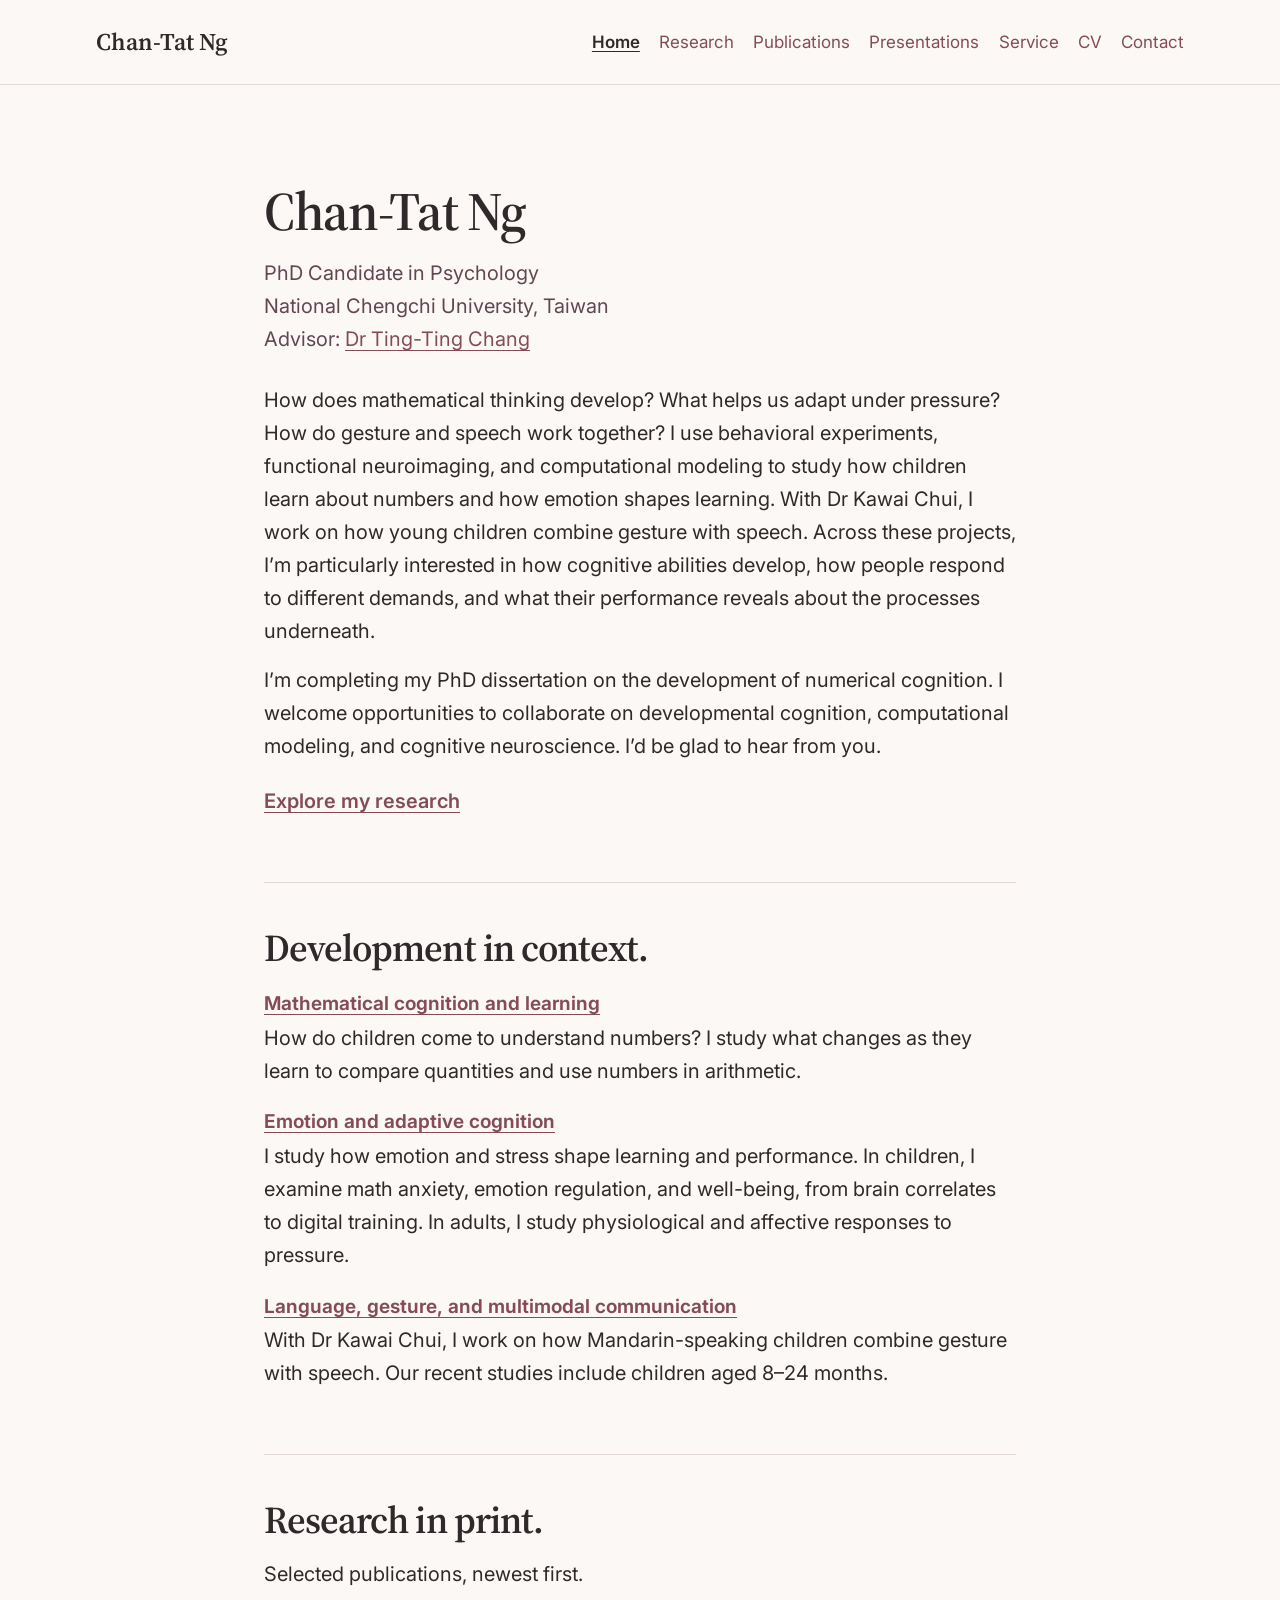
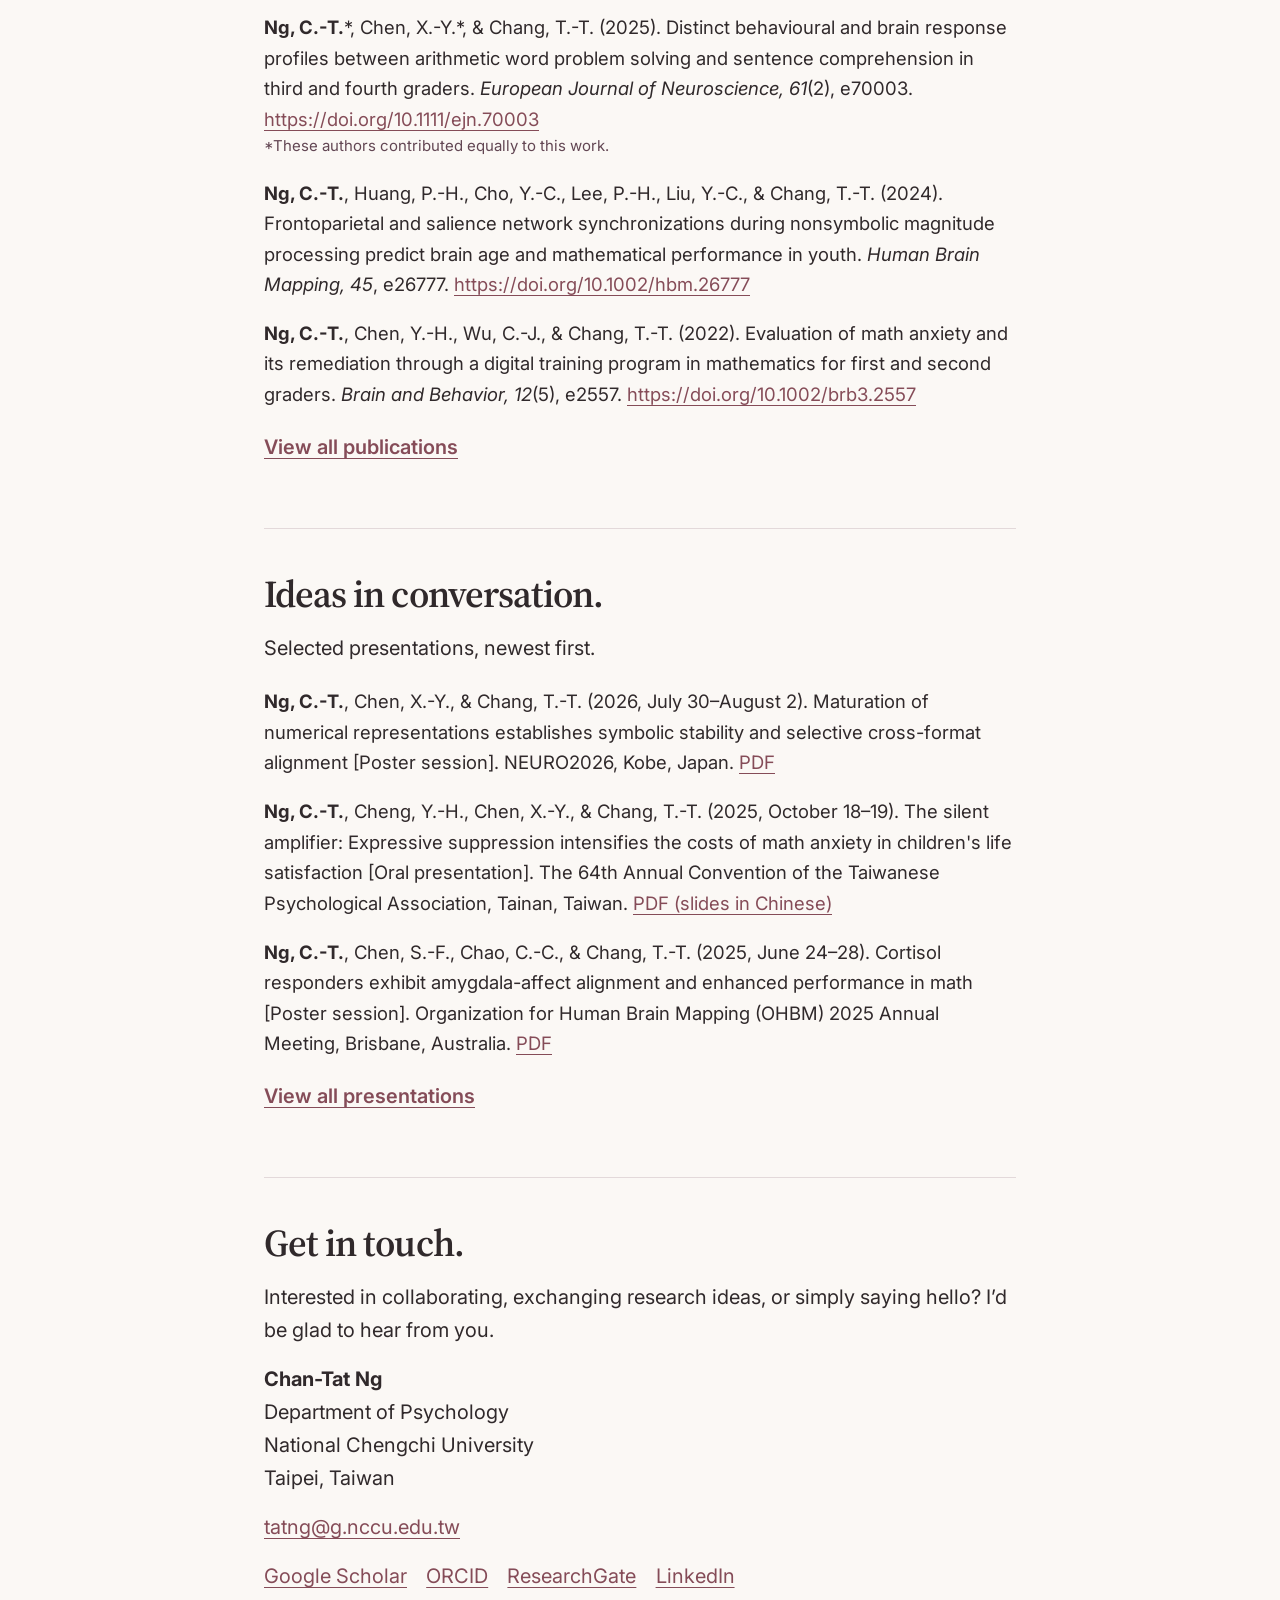
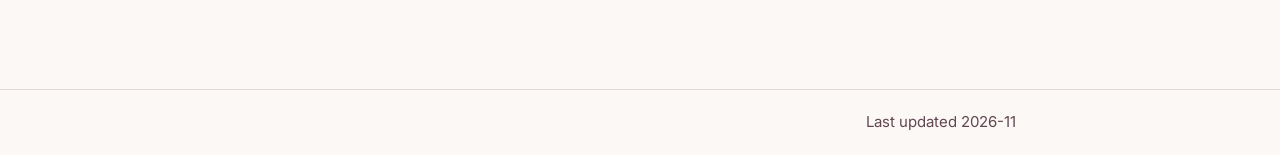
<file: index.html>
<!doctype html>
<html lang="en-US">
<head>
  <meta charset="utf-8">
  <meta name="viewport" content="width=device-width, initial-scale=1">
  <meta name="description" content="Chan-Tat Ng, PhD candidate in Psychology at National Chengchi University, Taiwan. Research on numerical development, emotion and learning, and how gesture and speech work together.">
  <meta name="theme-color" content="#FBF8F5">
  <title>Chan-Tat Ng | Mathematical cognition, emotion and gesture</title>
  <link rel="icon" type="image/svg+xml" href="assets/favicon.svg">
  <link rel="preconnect" href="https://fonts.googleapis.com">
  <link rel="preconnect" href="https://fonts.gstatic.com" crossorigin>
  <link rel="stylesheet" href="https://fonts.googleapis.com/css2?family=Inter:wght@400..700&amp;family=Source+Serif+4:opsz,wght@8..60,500;8..60,600&amp;display=swap">
  <link rel="stylesheet" href="css/style.css">
</head>
<body>
  <a class="skip-link" href="#main">Skip to content</a>
  <header class="site-header">
    <div class="header-inner">
      <a class="wordmark" href="index.html">Chan-Tat Ng</a>
      <nav aria-label="Main">
        <ul role="list">
          <li><a href="index.html" aria-current="page">Home</a></li>
          <li><a href="research.html">Research</a></li>
          <li><a href="publications.html">Publications</a></li>
          <li><a href="presentations.html">Presentations</a></li>
          <li><a href="service.html">Service</a></li>
          <li><a href="cv.html">CV</a></li>
          <li><a href="index.html#contact">Contact</a></li>
        </ul>
      </nav>
    </div>
  </header>
  <main id="main" class="reading-width">

    <div class="page-intro home-intro">
      <h1>Chan-Tat Ng</h1>
      <p class="affiliation">PhD Candidate in Psychology<br>National Chengchi University, Taiwan<br>Advisor: <a href="https://scholar.google.com/citations?hl=en&amp;user=jGxBzKsAAAAJ&amp;view_op=list_works&amp;sortby=pubdate" target="_blank" rel="noopener noreferrer">Dr Ting-Ting Chang</a></p>
      <p>How does mathematical thinking develop? What helps us adapt under pressure? How do gesture and speech work together? I use behavioral experiments, functional neuroimaging, and computational modeling to study how children learn about numbers and how emotion shapes learning. With Dr Kawai Chui, I work on how young children combine gesture with speech. Across these projects, I’m particularly interested in how cognitive abilities develop, how people respond to different demands, and what their performance reveals about the processes underneath.</p>
      <p>I’m completing my PhD dissertation on the development of numerical cognition. I welcome opportunities to collaborate on developmental cognition, computational modeling, and cognitive neuroscience. I’d be glad to hear from you.</p>
      <p class="section-link"><a href="research.html">Explore my research</a></p>
    </div>
    <section class="ruled">
      <h2>Development in context.</h2>
      <ul class="theme-list" role="list">
  <li><h3><a href="research.html#mathematical-cognition">Mathematical cognition and learning</a></h3><p>How do children come to understand numbers? I study what changes as they learn to compare quantities and use numbers in arithmetic.</p></li>
  <li><h3><a href="research.html#emotion">Emotion and adaptive cognition</a></h3><p>I study how emotion and stress shape learning and performance. In children, I examine math anxiety, emotion regulation, and well-being, from brain correlates to digital training. In adults, I study physiological and affective responses to pressure.</p></li>
  <li><h3><a href="research.html#multimodal-communication">Language, gesture, and multimodal communication</a></h3><p>With Dr Kawai Chui, I work on how Mandarin-speaking children combine gesture with speech. Our recent studies include children aged 8–24 months.</p></li>
</ul>
    </section>
    <section class="ruled">
      <h2>Research in print.</h2>
      <p>Selected publications, newest first.</p>
      <ul class="record-list" role="list">
  <li><strong>Ng, C.-T.</strong>*, Chen, X.-Y.*, &amp; Chang, T.-T. (2025). Distinct behavioural and brain response profiles between arithmetic word problem solving and sentence comprehension in third and fourth graders. <cite>European Journal of Neuroscience, 61</cite>(2), e70003. <span class="record-links"><a href="https://doi.org/10.1111/ejn.70003" target="_blank" rel="noopener noreferrer" class="url-label">https://doi.org/10.1111/ejn.70003</a></span><span class="record-note">*These authors contributed equally to this work.</span></li>
  <li><strong>Ng, C.-T.</strong>, Huang, P.-H., Cho, Y.-C., Lee, P.-H., Liu, Y.-C., &amp; Chang, T.-T. (2024). Frontoparietal and salience network synchronizations during nonsymbolic magnitude processing predict brain age and mathematical performance in youth. <cite>Human Brain Mapping, 45</cite>, e26777. <span class="record-links"><a href="https://doi.org/10.1002/hbm.26777" target="_blank" rel="noopener noreferrer" class="url-label">https://doi.org/10.1002/hbm.26777</a></span></li>
  <li><strong>Ng, C.-T.</strong>, Chen, Y.-H., Wu, C.-J., &amp; Chang, T.-T. (2022). Evaluation of math anxiety and its remediation through a digital training program in mathematics for first and second graders. <cite>Brain and Behavior, 12</cite>(5), e2557. <span class="record-links"><a href="https://doi.org/10.1002/brb3.2557" target="_blank" rel="noopener noreferrer" class="url-label">https://doi.org/10.1002/brb3.2557</a></span></li>
</ul>
      <p class="section-link"><a href="publications.html">View all publications</a></p>
    </section>
    <section class="ruled">
      <h2>Ideas in conversation.</h2>
      <p>Selected presentations, newest first.</p>
      <ul class="record-list" role="list">
  <li><strong>Ng, C.-T.</strong>, Chen, X.-Y., &amp; Chang, T.-T. (2026, July 30–August 2). Maturation of numerical representations establishes symbolic stability and selective cross-format alignment [Poster session]. NEURO2026, Kobe, Japan. <span class="record-links"><a href="https://drive.google.com/file/d/1eOx8vfPyH-MluI9WooGzOZZF0Y2KhY0c/view?usp=sharing" target="_blank" rel="noopener noreferrer">PDF</a></span></li>
  <li><strong>Ng, C.-T.</strong>, Cheng, Y.-H., Chen, X.-Y., &amp; Chang, T.-T. (2025, October 18–19). The silent amplifier: Expressive suppression intensifies the costs of math anxiety in children's life satisfaction [Oral presentation]. The 64th Annual Convention of the Taiwanese Psychological Association, Tainan, Taiwan. <span class="record-links"><a href="https://drive.google.com/file/d/1jDMpKnW_LrgQAdWnYUbeLQlLSjoBj360/view?usp=drive_link" target="_blank" rel="noopener noreferrer">PDF (slides in Chinese)</a></span></li>
  <li><strong>Ng, C.-T.</strong>, Chen, S.-F., Chao, C.-C., &amp; Chang, T.-T. (2025, June 24–28). Cortisol responders exhibit amygdala-affect alignment and enhanced performance in math [Poster session]. Organization for Human Brain Mapping (OHBM) 2025 Annual Meeting, Brisbane, Australia. <span class="record-links"><a href="https://drive.google.com/file/d/1IbJ4agD2c321uQ4Aqh6Zj8q-lZEm-mlH/view?usp=sharing" target="_blank" rel="noopener noreferrer">PDF</a></span></li>
</ul>
      <p class="section-link"><a href="presentations.html">View all presentations</a></p>
    </section>
    <section class="ruled" id="contact">
      <h2>Get in touch.</h2>
      <p>Interested in collaborating, exchanging research ideas, or simply saying hello? I’d be glad to hear from you.</p>
      <address>
        <strong>Chan-Tat Ng</strong><br>
        Department of Psychology<br>
        National Chengchi University<br>
        Taipei, Taiwan
      </address>
      <p><a href="mailto:tatng@g.nccu.edu.tw">tatng@g.nccu.edu.tw</a></p>
      <ul class="profile-links" role="list">
  <li><a href="https://scholar.google.com/citations?user=QeFKJJUAAAAJ" target="_blank" rel="noopener noreferrer">Google Scholar</a></li>
  <li><a href="https://orcid.org/0000-0002-5241-0349" target="_blank" rel="noopener noreferrer">ORCID</a></li>
  <li><a href="https://www.researchgate.net/profile/Chan-Tat-Ng" target="_blank" rel="noopener noreferrer">ResearchGate</a></li>
  <li><a href="https://www.linkedin.com/in/chan-tat-ng-776863172/" target="_blank" rel="noopener noreferrer">LinkedIn</a></li>
</ul>
    </section>
  </main>
  <footer class="site-footer">
    <div class="reading-width footer-inner">
      <span>Last updated <time datetime="2026-11">2026-11</time></span>
    </div>
  </footer>
</body>
</html>
</file>
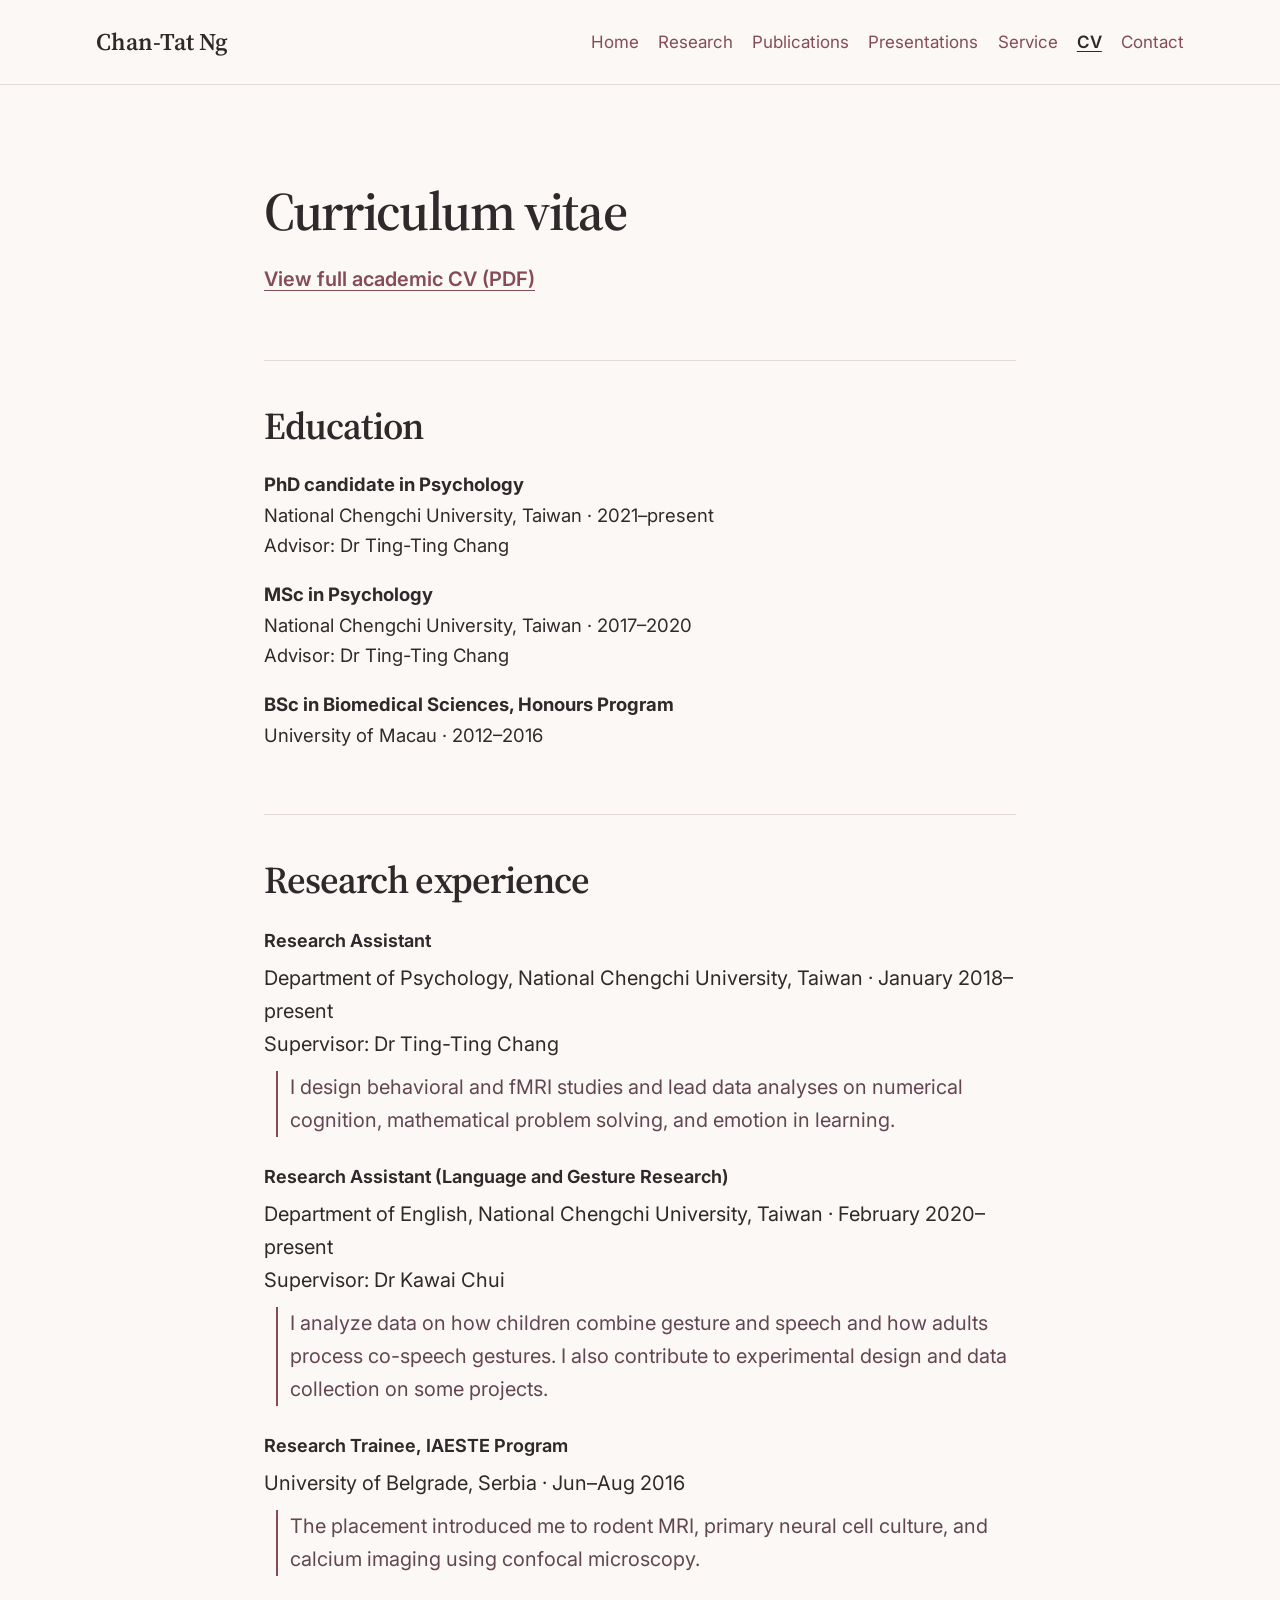
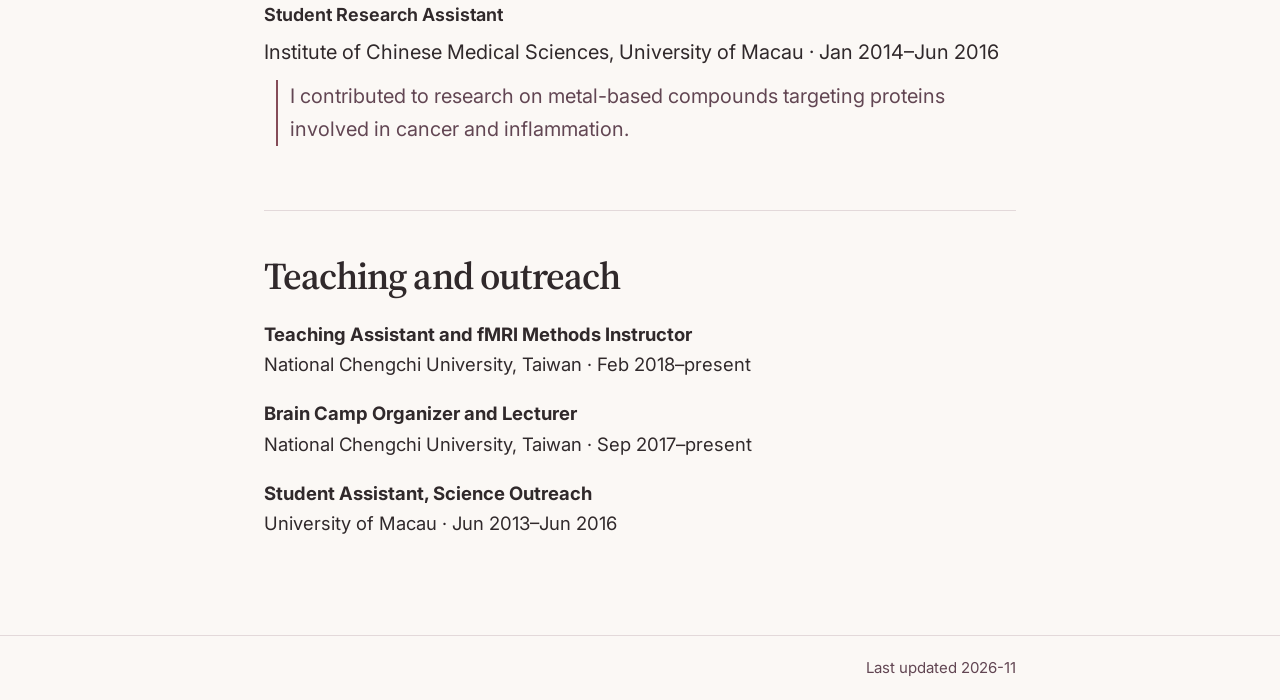
<file: cv.html>
<!doctype html>
<html lang="en-US">
<head>
  <meta charset="utf-8">
  <meta name="viewport" content="width=device-width, initial-scale=1">
  <meta name="description" content="Education, research experience, teaching, and outreach by Chan-Tat Ng.">
  <meta name="theme-color" content="#FBF8F5">
  <title>Curriculum vitae | Chan-Tat Ng</title>
  <link rel="icon" type="image/svg+xml" href="assets/favicon.svg">
  <link rel="preconnect" href="https://fonts.googleapis.com">
  <link rel="preconnect" href="https://fonts.gstatic.com" crossorigin>
  <link rel="stylesheet" href="https://fonts.googleapis.com/css2?family=Inter:wght@400..700&amp;family=Source+Serif+4:opsz,wght@8..60,500;8..60,600&amp;display=swap">
  <link rel="stylesheet" href="css/style.css">
</head>
<body>
  <a class="skip-link" href="#main">Skip to content</a>
  <header class="site-header">
    <div class="header-inner">
      <a class="wordmark" href="index.html">Chan-Tat Ng</a>
      <nav aria-label="Main">
        <ul role="list">
          <li><a href="index.html">Home</a></li>
          <li><a href="research.html">Research</a></li>
          <li><a href="publications.html">Publications</a></li>
          <li><a href="presentations.html">Presentations</a></li>
          <li><a href="service.html">Service</a></li>
          <li><a href="cv.html" aria-current="page">CV</a></li>
          <li><a href="index.html#contact">Contact</a></li>
        </ul>
      </nav>
    </div>
  </header>
  <main id="main" class="reading-width">

    <div class="page-intro">
      <h1>Curriculum vitae</h1>
      <p class="section-link"><a href="https://drive.google.com/file/d/11SCMmaLv2cy0ihpaw0MUiLZenmUhRXFO/view" target="_blank" rel="noopener noreferrer">View full academic CV (PDF)</a></p>
    </div>
    <section class="ruled">
      <h2>Education</h2>
      <ul class="record-list" role="list">
        <li><strong>PhD candidate in Psychology</strong><br>National Chengchi University, Taiwan · 2021–present<br>Advisor: Dr Ting-Ting Chang</li>
        <li><strong>MSc in Psychology</strong><br>National Chengchi University, Taiwan · 2017–2020<br>Advisor: Dr Ting-Ting Chang</li>
        <li><strong>BSc in Biomedical Sciences, Honours Program</strong><br>University of Macau · 2012–2016</li>
      </ul>
    </section>
    <section class="ruled">
      <h2>Research experience</h2>
      <h3>Research Assistant</h3>
      <p>Department of Psychology, National Chengchi University, Taiwan · January 2018–present<br>Supervisor: Dr Ting-Ting Chang</p>
      <p class="entry-description">I design behavioral and fMRI studies and lead data analyses on numerical cognition, mathematical problem solving, and emotion in learning.</p>
      <h3>Research Assistant (Language and Gesture Research)</h3>
      <p>Department of English, National Chengchi University, Taiwan · February 2020–present<br>Supervisor: Dr Kawai Chui</p>
      <p class="entry-description">I analyze data on how children combine gesture and speech and how adults process co-speech gestures. I also contribute to experimental design and data collection on some projects.</p>
      <h3>Research Trainee, IAESTE Program</h3>
      <p>University of Belgrade, Serbia · Jun–Aug 2016</p>
      <p class="entry-description">The placement introduced me to rodent MRI, primary neural cell culture, and calcium imaging using confocal microscopy.</p>
      <h3>Student Research Assistant</h3>
      <p>Institute of Chinese Medical Sciences, University of Macau · Jan 2014–Jun 2016</p>
      <p class="entry-description">I contributed to research on metal-based compounds targeting proteins involved in cancer and inflammation.</p>
    </section>
    <section class="ruled">
      <h2>Teaching and outreach</h2>
      <ul class="record-list" role="list">
        <li><strong>Teaching Assistant and fMRI Methods Instructor</strong><br>National Chengchi University, Taiwan · Feb 2018–present</li>
        <li><strong>Brain Camp Organizer and Lecturer</strong><br>National Chengchi University, Taiwan · Sep 2017–present</li>
        <li><strong>Student Assistant, Science Outreach</strong><br>University of Macau · Jun 2013–Jun 2016</li>
      </ul>
    </section>
  </main>
  <footer class="site-footer">
    <div class="reading-width footer-inner">
      <span>Last updated <time datetime="2026-11">2026-11</time></span>
    </div>
  </footer>
</body>
</html>
</file>
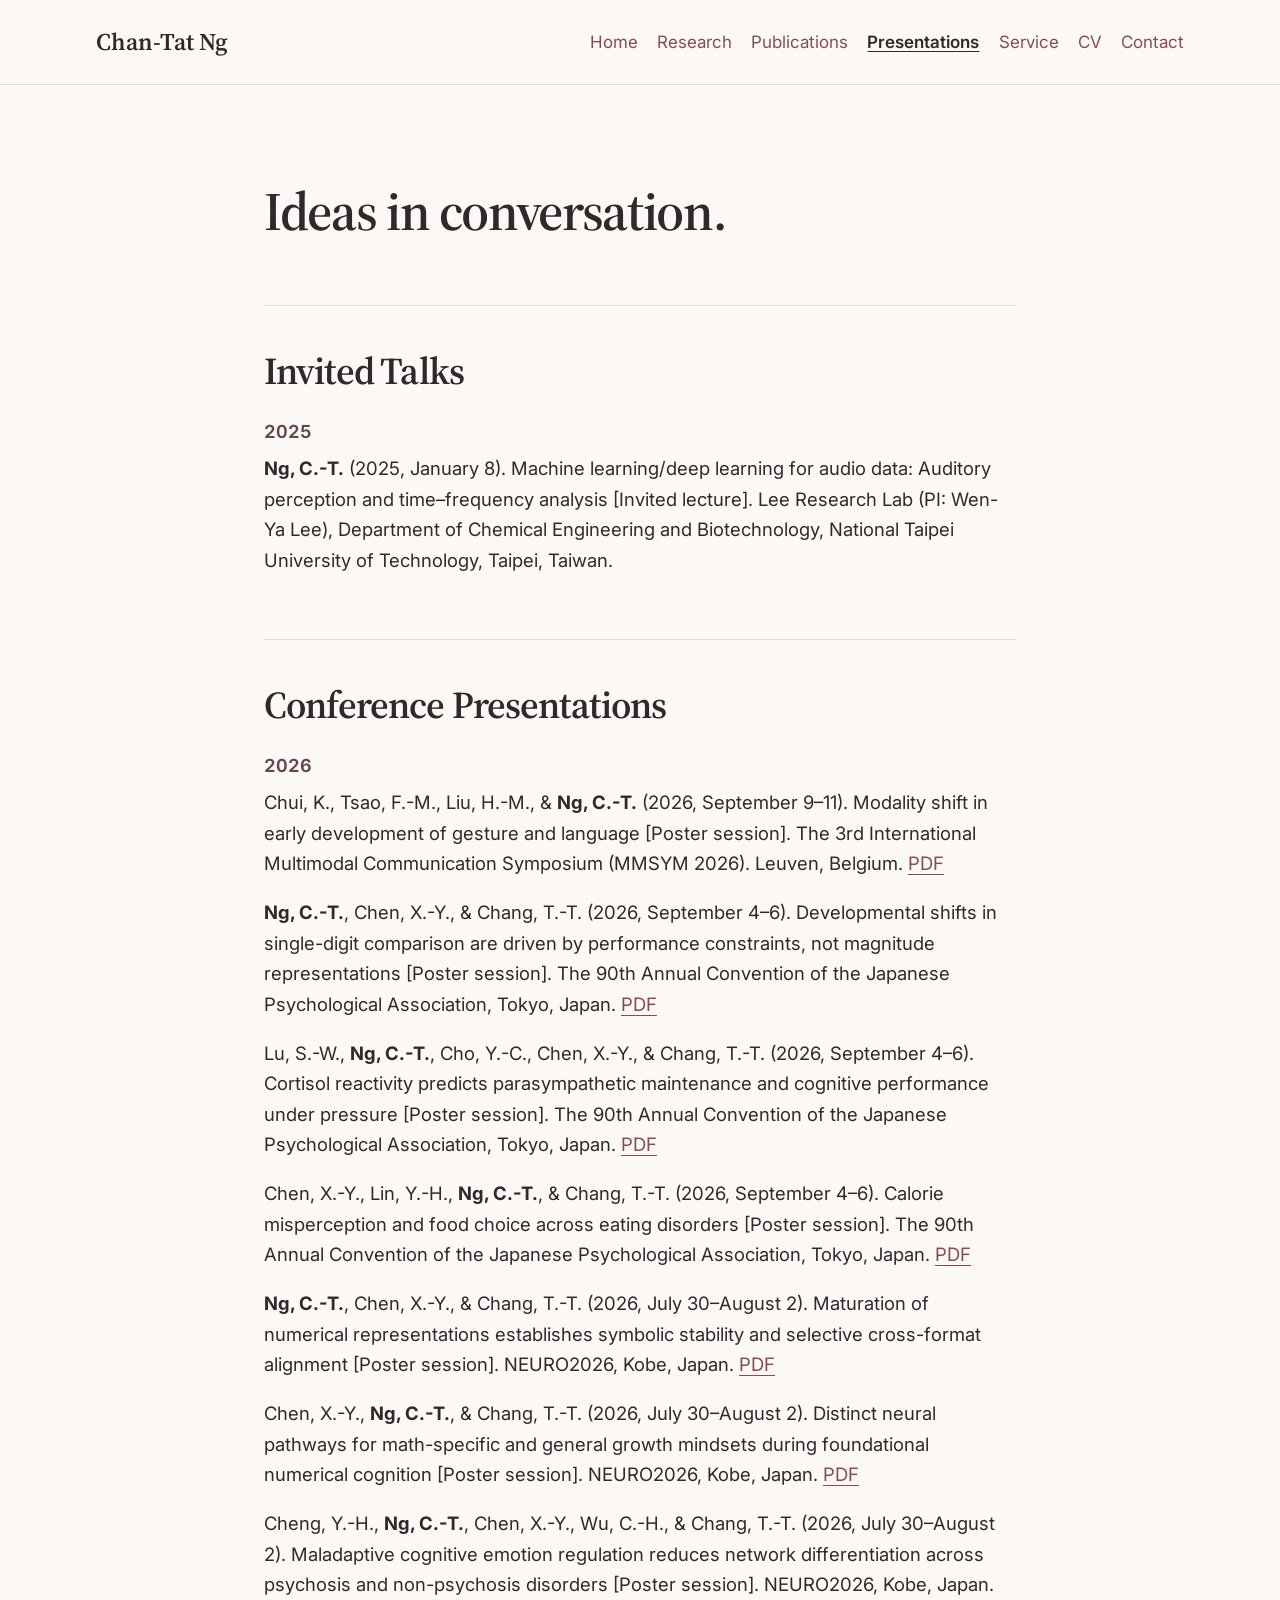
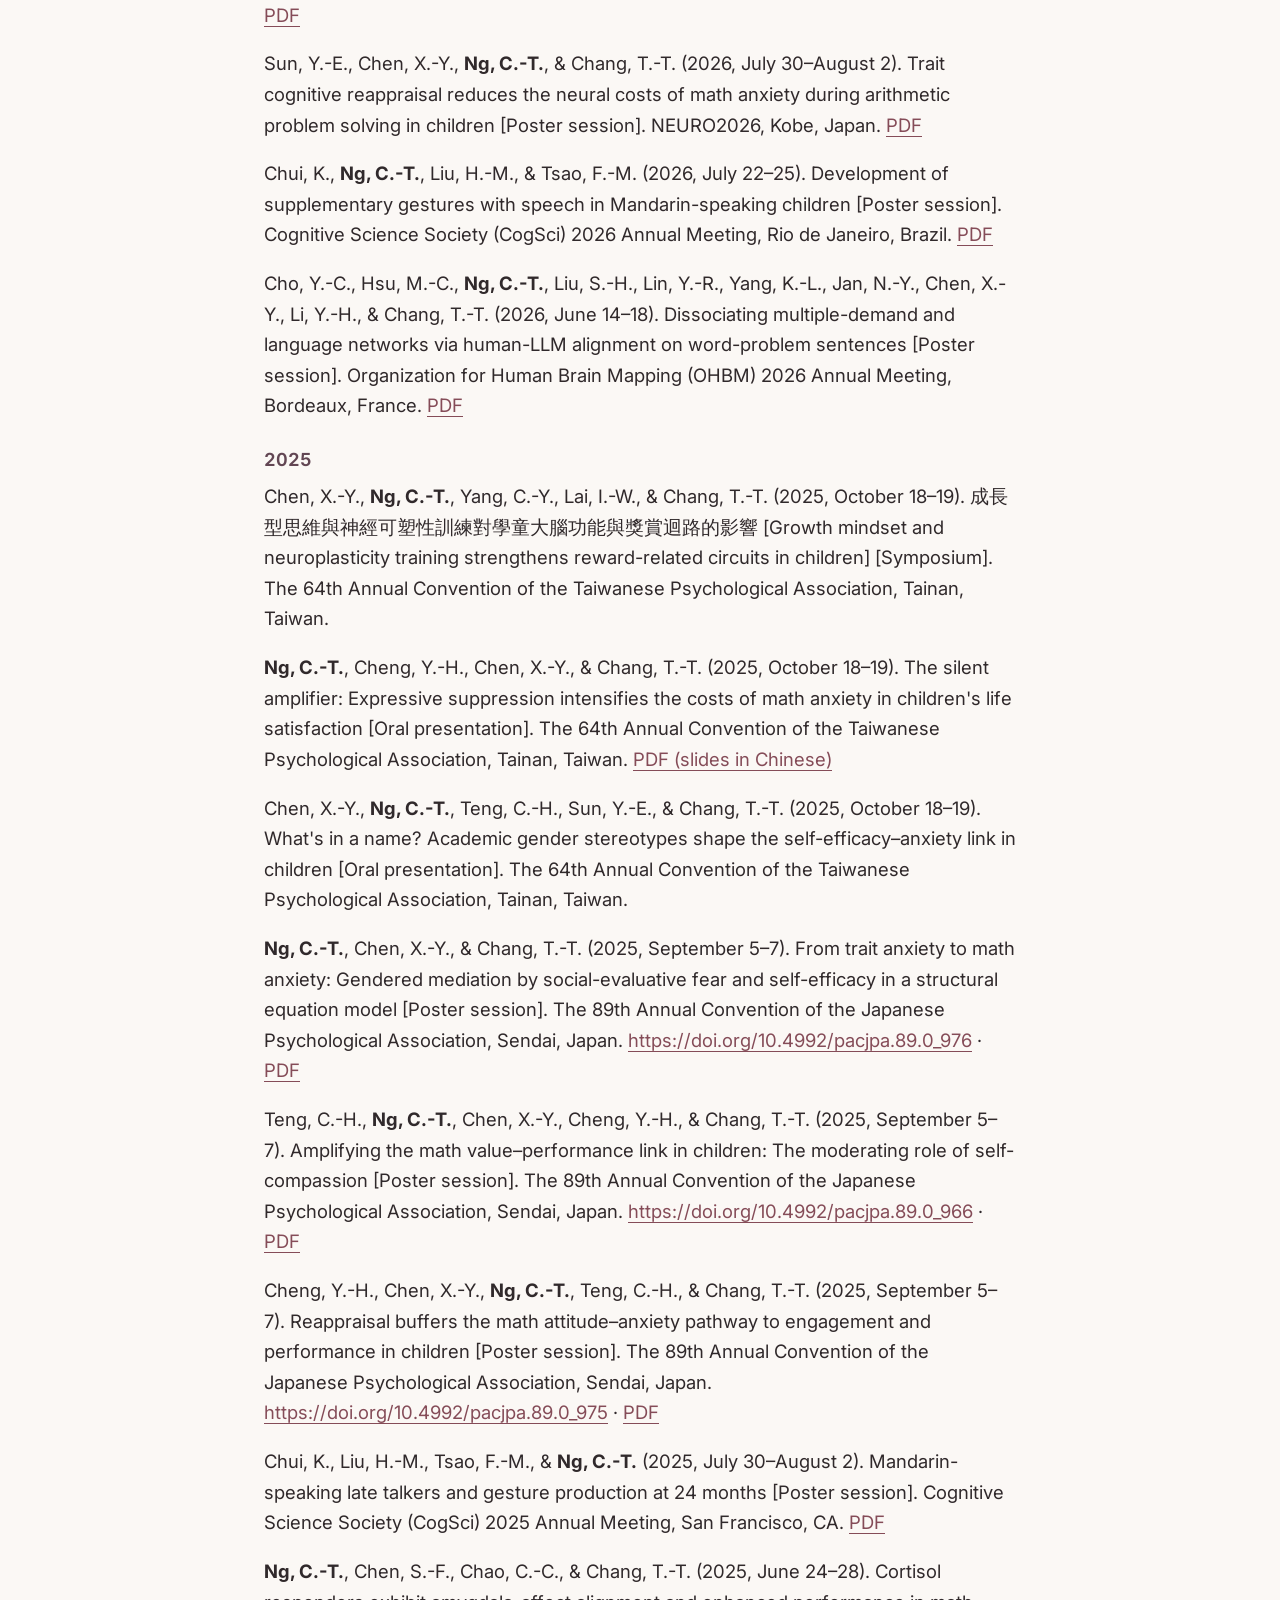
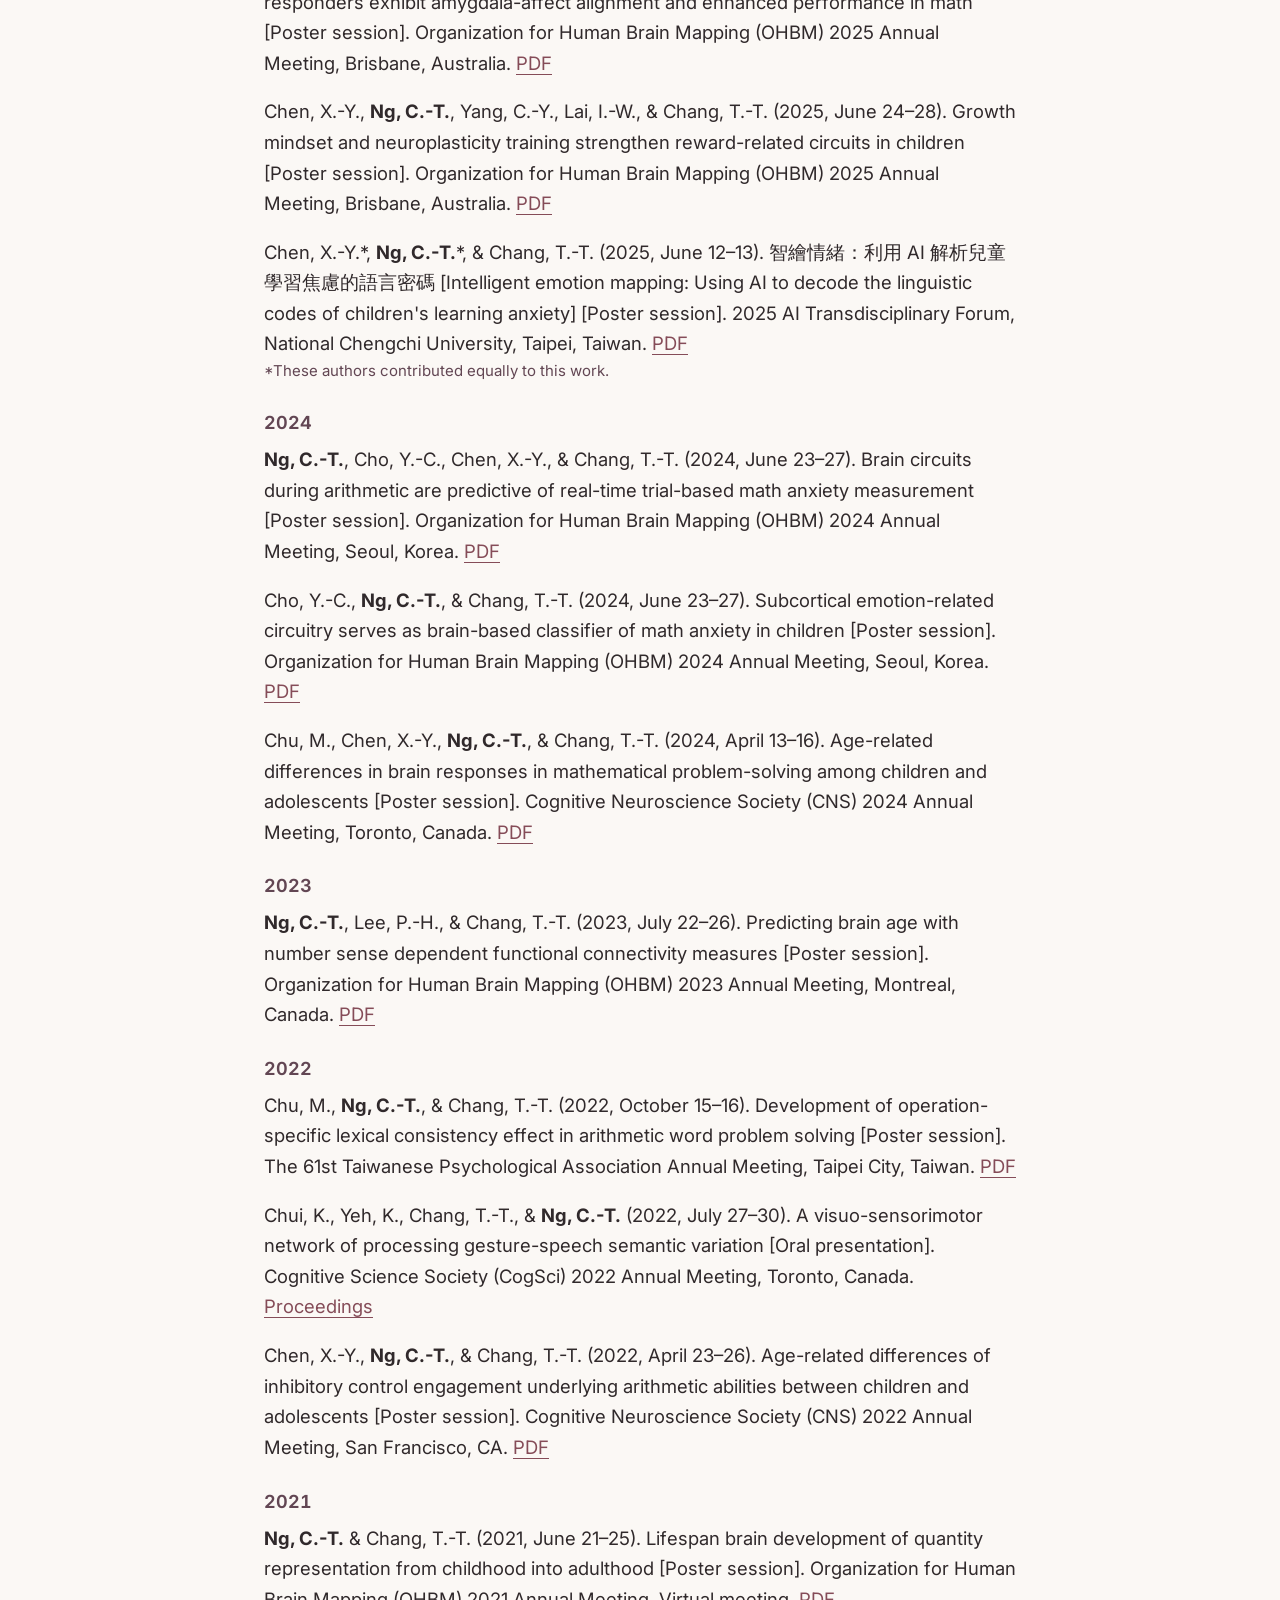
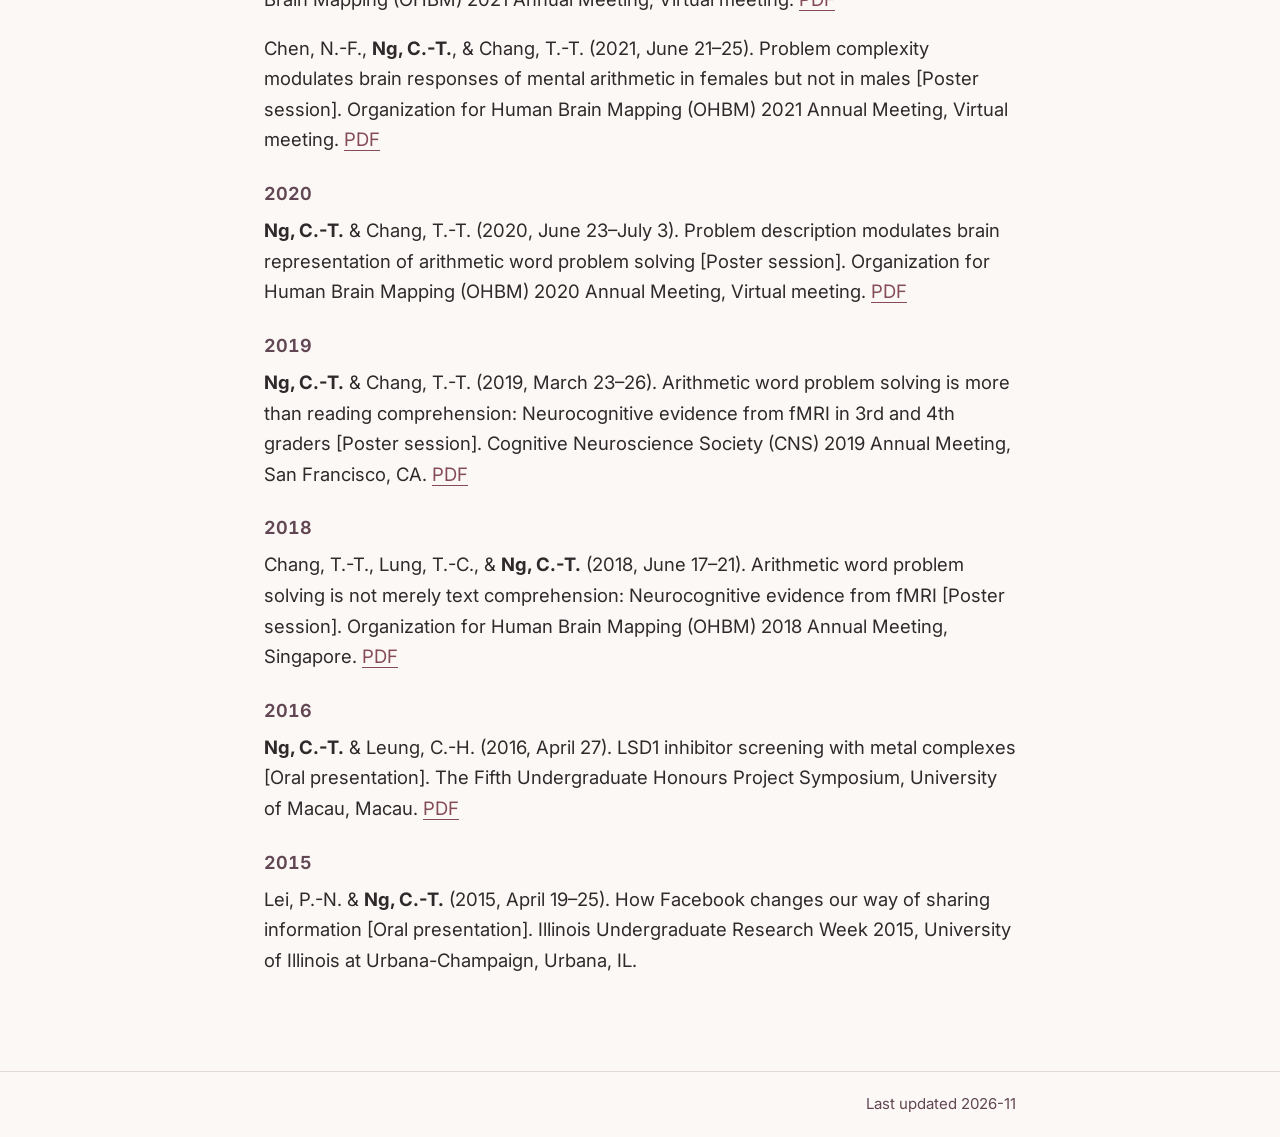
<file: presentations.html>
<!doctype html>
<html lang="en-US">
<head>
  <meta charset="utf-8">
  <meta name="viewport" content="width=device-width, initial-scale=1">
  <meta name="description" content="Invited talks, symposia, posters, and oral presentations by Chan-Tat Ng.">
  <meta name="theme-color" content="#FBF8F5">
  <title>Presentations | Chan-Tat Ng</title>
  <link rel="icon" type="image/svg+xml" href="assets/favicon.svg">
  <link rel="preconnect" href="https://fonts.googleapis.com">
  <link rel="preconnect" href="https://fonts.gstatic.com" crossorigin>
  <link rel="stylesheet" href="https://fonts.googleapis.com/css2?family=Inter:wght@400..700&amp;family=Source+Serif+4:opsz,wght@8..60,500;8..60,600&amp;display=swap">
  <link rel="stylesheet" href="css/style.css">
</head>
<body>
  <a class="skip-link" href="#main">Skip to content</a>
  <header class="site-header">
    <div class="header-inner">
      <a class="wordmark" href="index.html">Chan-Tat Ng</a>
      <nav aria-label="Main">
        <ul role="list">
          <li><a href="index.html">Home</a></li>
          <li><a href="research.html">Research</a></li>
          <li><a href="publications.html">Publications</a></li>
          <li><a href="presentations.html" aria-current="page">Presentations</a></li>
          <li><a href="service.html">Service</a></li>
          <li><a href="cv.html">CV</a></li>
          <li><a href="index.html#contact">Contact</a></li>
        </ul>
      </nav>
    </div>
  </header>
  <main id="main" class="reading-width">

    <div class="page-intro"><h1>Ideas in conversation.</h1></div>
    <section class="ruled" id="invited-talks">
      <h2>Invited Talks</h2>
      <h3 class="year">2025</h3>
<ul class="record-list" role="list">
  <li><strong>Ng, C.-T.</strong> (2025, January 8). Machine learning/deep learning for audio data: Auditory perception and time–frequency analysis [Invited lecture]. Lee Research Lab (PI: Wen-Ya Lee), Department of Chemical Engineering and Biotechnology, National Taipei University of Technology, Taipei, Taiwan.</li>
</ul>
    </section>
    <section class="ruled" id="conference-presentations">
      <h2>Conference Presentations</h2>
      <h3 class="year">2026</h3>
<ul class="record-list" role="list">
  <li>Chui, K., Tsao, F.-M., Liu, H.-M., &amp; <strong>Ng, C.-T.</strong> (2026, September 9–11). Modality shift in early development of gesture and language [Poster session]. The 3rd International Multimodal Communication Symposium (MMSYM 2026). Leuven, Belgium. <span class="record-links"><a href="https://drive.google.com/file/d/1BKqbeQSz-YwipdI_QBHP_Bw8_Up1_H2l/view?usp=sharing" target="_blank" rel="noopener noreferrer">PDF</a></span></li>
  <li><strong>Ng, C.-T.</strong>, Chen, X.-Y., &amp; Chang, T.-T. (2026, September 4–6). Developmental shifts in single-digit comparison are driven by performance constraints, not magnitude representations [Poster session]. The 90th Annual Convention of the Japanese Psychological Association, Tokyo, Japan. <span class="record-links"><a href="https://drive.google.com/file/d/1oLOdBXuajRFhyFg5m22TRgrynTY1mugI/view" target="_blank" rel="noopener noreferrer">PDF</a></span></li>
  <li>Lu, S.-W., <strong>Ng, C.-T.</strong>, Cho, Y.-C., Chen, X.-Y., &amp; Chang, T.-T. (2026, September 4–6). Cortisol reactivity predicts parasympathetic maintenance and cognitive performance under pressure [Poster session]. The 90th Annual Convention of the Japanese Psychological Association, Tokyo, Japan. <span class="record-links"><a href="https://drive.google.com/file/d/1rXVMkbdAd5azjilRVWky5HXWBG9_QIWP/view?usp=sharing" target="_blank" rel="noopener noreferrer">PDF</a></span></li>
  <li>Chen, X.-Y., Lin, Y.-H., <strong>Ng, C.-T.</strong>, &amp; Chang, T.-T. (2026, September 4–6). Calorie misperception and food choice across eating disorders [Poster session]. The 90th Annual Convention of the Japanese Psychological Association, Tokyo, Japan. <span class="record-links"><a href="https://drive.google.com/file/d/1_qbwgDAX6so3-sQrpK9nLBry4aSBe5TX/view?usp=sharing" target="_blank" rel="noopener noreferrer">PDF</a></span></li>
  <li><strong>Ng, C.-T.</strong>, Chen, X.-Y., &amp; Chang, T.-T. (2026, July 30–August 2). Maturation of numerical representations establishes symbolic stability and selective cross-format alignment [Poster session]. NEURO2026, Kobe, Japan. <span class="record-links"><a href="https://drive.google.com/file/d/1eOx8vfPyH-MluI9WooGzOZZF0Y2KhY0c/view?usp=sharing" target="_blank" rel="noopener noreferrer">PDF</a></span></li>
  <li>Chen, X.-Y., <strong>Ng, C.-T.</strong>, &amp; Chang, T.-T. (2026, July 30–August 2). Distinct neural pathways for math-specific and general growth mindsets during foundational numerical cognition [Poster session]. NEURO2026, Kobe, Japan. <span class="record-links"><a href="https://drive.google.com/file/d/1nsqQBCNjHmZK_RDnXYUhZedv0S8pNdzM/view?usp=sharing" target="_blank" rel="noopener noreferrer">PDF</a></span></li>
  <li>Cheng, Y.-H., <strong>Ng, C.-T.</strong>, Chen, X.-Y., Wu, C.-H., &amp; Chang, T.-T. (2026, July 30–August 2). Maladaptive cognitive emotion regulation reduces network differentiation across psychosis and non-psychosis disorders [Poster session]. NEURO2026, Kobe, Japan. <span class="record-links"><a href="https://drive.google.com/file/d/1_oxAcjw3pataOZK2bM2VwU0qAbaEyqWN/view?usp=sharing" target="_blank" rel="noopener noreferrer">PDF</a></span></li>
  <li>Sun, Y.-E., Chen, X.-Y., <strong>Ng, C.-T.</strong>, &amp; Chang, T.-T. (2026, July 30–August 2). Trait cognitive reappraisal reduces the neural costs of math anxiety during arithmetic problem solving in children [Poster session]. NEURO2026, Kobe, Japan. <span class="record-links"><a href="https://drive.google.com/file/d/1iwFSw5gaEvs4L_NbTUivu3TDVhdFu25j/view?usp=sharing" target="_blank" rel="noopener noreferrer">PDF</a></span></li>
  <li>Chui, K., <strong>Ng, C.-T.</strong>, Liu, H.-M., &amp; Tsao, F.-M. (2026, July 22–25). Development of supplementary gestures with speech in Mandarin-speaking children [Poster session]. Cognitive Science Society (CogSci) 2026 Annual Meeting, Rio de Janeiro, Brazil. <span class="record-links"><a href="https://drive.google.com/file/d/1TBprNeEgeh5nWgd-2GYGkg0WbBcXtpBH/view?usp=drive_link" target="_blank" rel="noopener noreferrer">PDF</a></span></li>
  <li>Cho, Y.-C., Hsu, M.-C., <strong>Ng, C.-T.</strong>, Liu, S.-H., Lin, Y.-R., Yang, K.-L., Jan, N.-Y., Chen, X.-Y., Li, Y.-H., &amp; Chang, T.-T. (2026, June 14–18). Dissociating multiple-demand and language networks via human-LLM alignment on word-problem sentences [Poster session]. Organization for Human Brain Mapping (OHBM) 2026 Annual Meeting, Bordeaux, France. <span class="record-links"><a href="https://drive.google.com/file/d/1u78vi1m790MuZfP3gAQmO1w1gUS61_qB/view?usp=drive_link" target="_blank" rel="noopener noreferrer">PDF</a></span></li>
</ul>
<h3 class="year">2025</h3>
<ul class="record-list" role="list">
  <li>Chen, X.-Y., <strong>Ng, C.-T.</strong>, Yang, C.-Y., Lai, I.-W., &amp; Chang, T.-T. (2025, October 18–19). <span lang="zh-Hant">成長型思維與神經可塑性訓練對學童大腦功能與獎賞迴路的影響</span> [Growth mindset and neuroplasticity training strengthens reward-related circuits in children] [Symposium]. The 64th Annual Convention of the Taiwanese Psychological Association, Tainan, Taiwan.</li>
  <li><strong>Ng, C.-T.</strong>, Cheng, Y.-H., Chen, X.-Y., &amp; Chang, T.-T. (2025, October 18–19). The silent amplifier: Expressive suppression intensifies the costs of math anxiety in children's life satisfaction [Oral presentation]. The 64th Annual Convention of the Taiwanese Psychological Association, Tainan, Taiwan. <span class="record-links"><a href="https://drive.google.com/file/d/1jDMpKnW_LrgQAdWnYUbeLQlLSjoBj360/view?usp=drive_link" target="_blank" rel="noopener noreferrer">PDF (slides in Chinese)</a></span></li>
  <li>Chen, X.-Y., <strong>Ng, C.-T.</strong>, Teng, C.-H., Sun, Y.-E., &amp; Chang, T.-T. (2025, October 18–19). What's in a name? Academic gender stereotypes shape the self-efficacy–anxiety link in children [Oral presentation]. The 64th Annual Convention of the Taiwanese Psychological Association, Tainan, Taiwan.</li>
  <li><strong>Ng, C.-T.</strong>, Chen, X.-Y., &amp; Chang, T.-T. (2025, September 5–7). From trait anxiety to math anxiety: Gendered mediation by social-evaluative fear and self-efficacy in a structural equation model [Poster session]. The 89th Annual Convention of the Japanese Psychological Association, Sendai, Japan. <span class="record-links"><a href="https://doi.org/10.4992/pacjpa.89.0_976" target="_blank" rel="noopener noreferrer" class="url-label">https://doi.org/10.4992/pacjpa.89.0_976</a> <span aria-hidden="true">·</span> <a href="https://drive.google.com/file/d/1nWUqt40xpDv-y0Ur2pJSZHSIQela-dve/view?usp=drive_link" target="_blank" rel="noopener noreferrer">PDF</a></span></li>
  <li>Teng, C.-H., <strong>Ng, C.-T.</strong>, Chen, X.-Y., Cheng, Y.-H., &amp; Chang, T.-T. (2025, September 5–7). Amplifying the math value–performance link in children: The moderating role of self-compassion [Poster session]. The 89th Annual Convention of the Japanese Psychological Association, Sendai, Japan. <span class="record-links"><a href="https://doi.org/10.4992/pacjpa.89.0_966" target="_blank" rel="noopener noreferrer" class="url-label">https://doi.org/10.4992/pacjpa.89.0_966</a> <span aria-hidden="true">·</span> <a href="https://drive.google.com/file/d/1VGCJ_qTTZIrMGosJzcyG0YXgY3ccJqQm/view?usp=drive_link" target="_blank" rel="noopener noreferrer">PDF</a></span></li>
  <li>Cheng, Y.-H., Chen, X.-Y., <strong>Ng, C.-T.</strong>, Teng, C.-H., &amp; Chang, T.-T. (2025, September 5–7). Reappraisal buffers the math attitude–anxiety pathway to engagement and performance in children [Poster session]. The 89th Annual Convention of the Japanese Psychological Association, Sendai, Japan. <span class="record-links"><a href="https://doi.org/10.4992/pacjpa.89.0_975" target="_blank" rel="noopener noreferrer" class="url-label">https://doi.org/10.4992/pacjpa.89.0_975</a> <span aria-hidden="true">·</span> <a href="https://drive.google.com/file/d/1vNcyFrHcbfLLxNzuBUgmDvaObCURF5TB/view?usp=drive_link" target="_blank" rel="noopener noreferrer">PDF</a></span></li>
  <li>Chui, K., Liu, H.-M., Tsao, F.-M., &amp; <strong>Ng, C.-T.</strong> (2025, July 30–August 2). Mandarin-speaking late talkers and gesture production at 24 months [Poster session]. Cognitive Science Society (CogSci) 2025 Annual Meeting, San Francisco, CA. <span class="record-links"><a href="https://drive.google.com/file/d/1liQcEEfJnkZf5pfmlU1KBB-21hO0n8rd/view?usp=sharing" target="_blank" rel="noopener noreferrer">PDF</a></span></li>
  <li><strong>Ng, C.-T.</strong>, Chen, S.-F., Chao, C.-C., &amp; Chang, T.-T. (2025, June 24–28). Cortisol responders exhibit amygdala-affect alignment and enhanced performance in math [Poster session]. Organization for Human Brain Mapping (OHBM) 2025 Annual Meeting, Brisbane, Australia. <span class="record-links"><a href="https://drive.google.com/file/d/1IbJ4agD2c321uQ4Aqh6Zj8q-lZEm-mlH/view?usp=sharing" target="_blank" rel="noopener noreferrer">PDF</a></span></li>
  <li>Chen, X.-Y., <strong>Ng, C.-T.</strong>, Yang, C.-Y., Lai, I.-W., &amp; Chang, T.-T. (2025, June 24–28). Growth mindset and neuroplasticity training strengthen reward-related circuits in children [Poster session]. Organization for Human Brain Mapping (OHBM) 2025 Annual Meeting, Brisbane, Australia. <span class="record-links"><a href="https://drive.google.com/file/d/1el7rO_QFSvYlnhKf4uQROyJTPKqf0d75/view?usp=sharing" target="_blank" rel="noopener noreferrer">PDF</a></span></li>
  <li>Chen, X.-Y.*, <strong>Ng, C.-T.</strong>*, &amp; Chang, T.-T. (2025, June 12–13). <span lang="zh-Hant">智繪情緒：利用 AI 解析兒童學習焦慮的語言密碼</span> [Intelligent emotion mapping: Using AI to decode the linguistic codes of children's learning anxiety] [Poster session]. 2025 AI Transdisciplinary Forum, National Chengchi University, Taipei, Taiwan. <span class="record-links"><a href="https://drive.google.com/file/d/1PENgtgXJyXHE0RywJtGqyH7W5yd7WtxO/view?usp=sharing" target="_blank" rel="noopener noreferrer">PDF</a></span><span class="record-note">*These authors contributed equally to this work.</span></li>
</ul>
<h3 class="year">2024</h3>
<ul class="record-list" role="list">
  <li><strong>Ng, C.-T.</strong>, Cho, Y.-C., Chen, X.-Y., &amp; Chang, T.-T. (2024, June 23–27). Brain circuits during arithmetic are predictive of real-time trial-based math anxiety measurement [Poster session]. Organization for Human Brain Mapping (OHBM) 2024 Annual Meeting, Seoul, Korea. <span class="record-links"><a href="https://drive.google.com/file/d/1sPjT5gOJDViq1DtCTrqyiks1njACZYn5/view?usp=sharing" target="_blank" rel="noopener noreferrer">PDF</a></span></li>
  <li>Cho, Y.-C., <strong>Ng, C.-T.</strong>, &amp; Chang, T.-T. (2024, June 23–27). Subcortical emotion-related circuitry serves as brain-based classifier of math anxiety in children [Poster session]. Organization for Human Brain Mapping (OHBM) 2024 Annual Meeting, Seoul, Korea. <span class="record-links"><a href="https://drive.google.com/file/d/1FOFfS-Og1f71Y42IIhxILR5EPIp9iZk3/view?usp=sharing" target="_blank" rel="noopener noreferrer">PDF</a></span></li>
  <li>Chu, M., Chen, X.-Y., <strong>Ng, C.-T.</strong>, &amp; Chang, T.-T. (2024, April 13–16). Age-related differences in brain responses in mathematical problem-solving among children and adolescents [Poster session]. Cognitive Neuroscience Society (CNS) 2024 Annual Meeting, Toronto, Canada. <span class="record-links"><a href="https://drive.google.com/file/d/12TwhhZwLZ3otfDG05KCK0QhO25XkDheB/view?usp=sharing" target="_blank" rel="noopener noreferrer">PDF</a></span></li>
</ul>
<h3 class="year">2023</h3>
<ul class="record-list" role="list">
  <li><strong>Ng, C.-T.</strong>, Lee, P.-H., &amp; Chang, T.-T. (2023, July 22–26). Predicting brain age with number sense dependent functional connectivity measures [Poster session]. Organization for Human Brain Mapping (OHBM) 2023 Annual Meeting, Montreal, Canada. <span class="record-links"><a href="https://drive.google.com/file/d/1CQexqAylwS3kbkoxjSGtEdlUQFyX_NMq/view" target="_blank" rel="noopener noreferrer">PDF</a></span></li>
</ul>
<h3 class="year">2022</h3>
<ul class="record-list" role="list">
  <li>Chu, M., <strong>Ng, C.-T.</strong>, &amp; Chang, T.-T. (2022, October 15–16). Development of operation-specific lexical consistency effect in arithmetic word problem solving [Poster session]. The 61st Taiwanese Psychological Association Annual Meeting, Taipei City, Taiwan. <span class="record-links"><a href="https://drive.google.com/file/d/1iKwzk4R07de3DLV3qCBGS47FohwTDF4y/view?usp=sharing" target="_blank" rel="noopener noreferrer">PDF</a></span></li>
  <li>Chui, K., Yeh, K., Chang, T.-T., &amp; <strong>Ng, C.-T.</strong> (2022, July 27–30). A visuo-sensorimotor network of processing gesture-speech semantic variation [Oral presentation]. Cognitive Science Society (CogSci) 2022 Annual Meeting, Toronto, Canada. <span class="record-links"><a href="https://escholarship.org/uc/item/16w7r7gv" target="_blank" rel="noopener noreferrer">Proceedings</a></span></li>
  <li>Chen, X.-Y., <strong>Ng, C.-T.</strong>, &amp; Chang, T.-T. (2022, April 23–26). Age-related differences of inhibitory control engagement underlying arithmetic abilities between children and adolescents [Poster session]. Cognitive Neuroscience Society (CNS) 2022 Annual Meeting, San Francisco, CA. <span class="record-links"><a href="https://drive.google.com/file/d/1Tvm_sk6wcRWI6G_lWIWMyvYlkBOZ6TyF/view?usp=sharing" target="_blank" rel="noopener noreferrer">PDF</a></span></li>
</ul>
<h3 class="year">2021</h3>
<ul class="record-list" role="list">
  <li><strong>Ng, C.-T.</strong> &amp; Chang, T.-T. (2021, June 21–25). Lifespan brain development of quantity representation from childhood into adulthood [Poster session]. Organization for Human Brain Mapping (OHBM) 2021 Annual Meeting, Virtual meeting. <span class="record-links"><a href="https://drive.google.com/file/d/1gaQQ4gLiG_ADKqA-Apu4mBGDSJ3PoNEa/view?usp=sharing" target="_blank" rel="noopener noreferrer">PDF</a></span></li>
  <li>Chen, N.-F., <strong>Ng, C.-T.</strong>, &amp; Chang, T.-T. (2021, June 21–25). Problem complexity modulates brain responses of mental arithmetic in females but not in males [Poster session]. Organization for Human Brain Mapping (OHBM) 2021 Annual Meeting, Virtual meeting. <span class="record-links"><a href="https://drive.google.com/file/d/1flFTGtaMm-Xpv3B0xJuwbCN0N9coSUEo/view?usp=sharing" target="_blank" rel="noopener noreferrer">PDF</a></span></li>
</ul>
<h3 class="year">2020</h3>
<ul class="record-list" role="list">
  <li><strong>Ng, C.-T.</strong> &amp; Chang, T.-T. (2020, June 23–July 3). Problem description modulates brain representation of arithmetic word problem solving [Poster session]. Organization for Human Brain Mapping (OHBM) 2020 Annual Meeting, Virtual meeting. <span class="record-links"><a href="https://drive.google.com/file/d/1cj3XIYbb3gI1L88W6FSad-p58U9WnwMg/view?usp=sharing" target="_blank" rel="noopener noreferrer">PDF</a></span></li>
</ul>
<h3 class="year">2019</h3>
<ul class="record-list" role="list">
  <li><strong>Ng, C.-T.</strong> &amp; Chang, T.-T. (2019, March 23–26). Arithmetic word problem solving is more than reading comprehension: Neurocognitive evidence from fMRI in 3rd and 4th graders [Poster session]. Cognitive Neuroscience Society (CNS) 2019 Annual Meeting, San Francisco, CA. <span class="record-links"><a href="https://drive.google.com/file/d/1HNu-tgDknetOlFq5ixR5n0iKO5bk3EH8/view?usp=sharing" target="_blank" rel="noopener noreferrer">PDF</a></span></li>
</ul>
<h3 class="year">2018</h3>
<ul class="record-list" role="list">
  <li>Chang, T.-T., Lung, T.-C., &amp; <strong>Ng, C.-T.</strong> (2018, June 17–21). Arithmetic word problem solving is not merely text comprehension: Neurocognitive evidence from fMRI [Poster session]. Organization for Human Brain Mapping (OHBM) 2018 Annual Meeting, Singapore. <span class="record-links"><a href="https://drive.google.com/file/d/1xzUjzoM51jLoi2QeI2444Uqr_f3xsEIy/view?usp=sharing" target="_blank" rel="noopener noreferrer">PDF</a></span></li>
</ul>
<h3 class="year">2016</h3>
<ul class="record-list" role="list">
  <li><strong>Ng, C.-T.</strong> &amp; Leung, C.-H. (2016, April 27). LSD1 inhibitor screening with metal complexes [Oral presentation]. The Fifth Undergraduate Honours Project Symposium, University of Macau, Macau. <span class="record-links"><a href="https://drive.google.com/file/d/1hu6WQ1Gt85-dB3f5vBzJk9usjXUBsS4w/view?usp=sharing" target="_blank" rel="noopener noreferrer">PDF</a></span></li>
</ul>
<h3 class="year">2015</h3>
<ul class="record-list" role="list">
  <li>Lei, P.-N. &amp; <strong>Ng, C.-T.</strong> (2015, April 19–25). How Facebook changes our way of sharing information [Oral presentation]. Illinois Undergraduate Research Week 2015, University of Illinois at Urbana-Champaign, Urbana, IL.</li>
</ul>
    </section>
  </main>
  <footer class="site-footer">
    <div class="reading-width footer-inner">
      <span>Last updated <time datetime="2026-11">2026-11</time></span>
    </div>
  </footer>
</body>
</html>
</file>
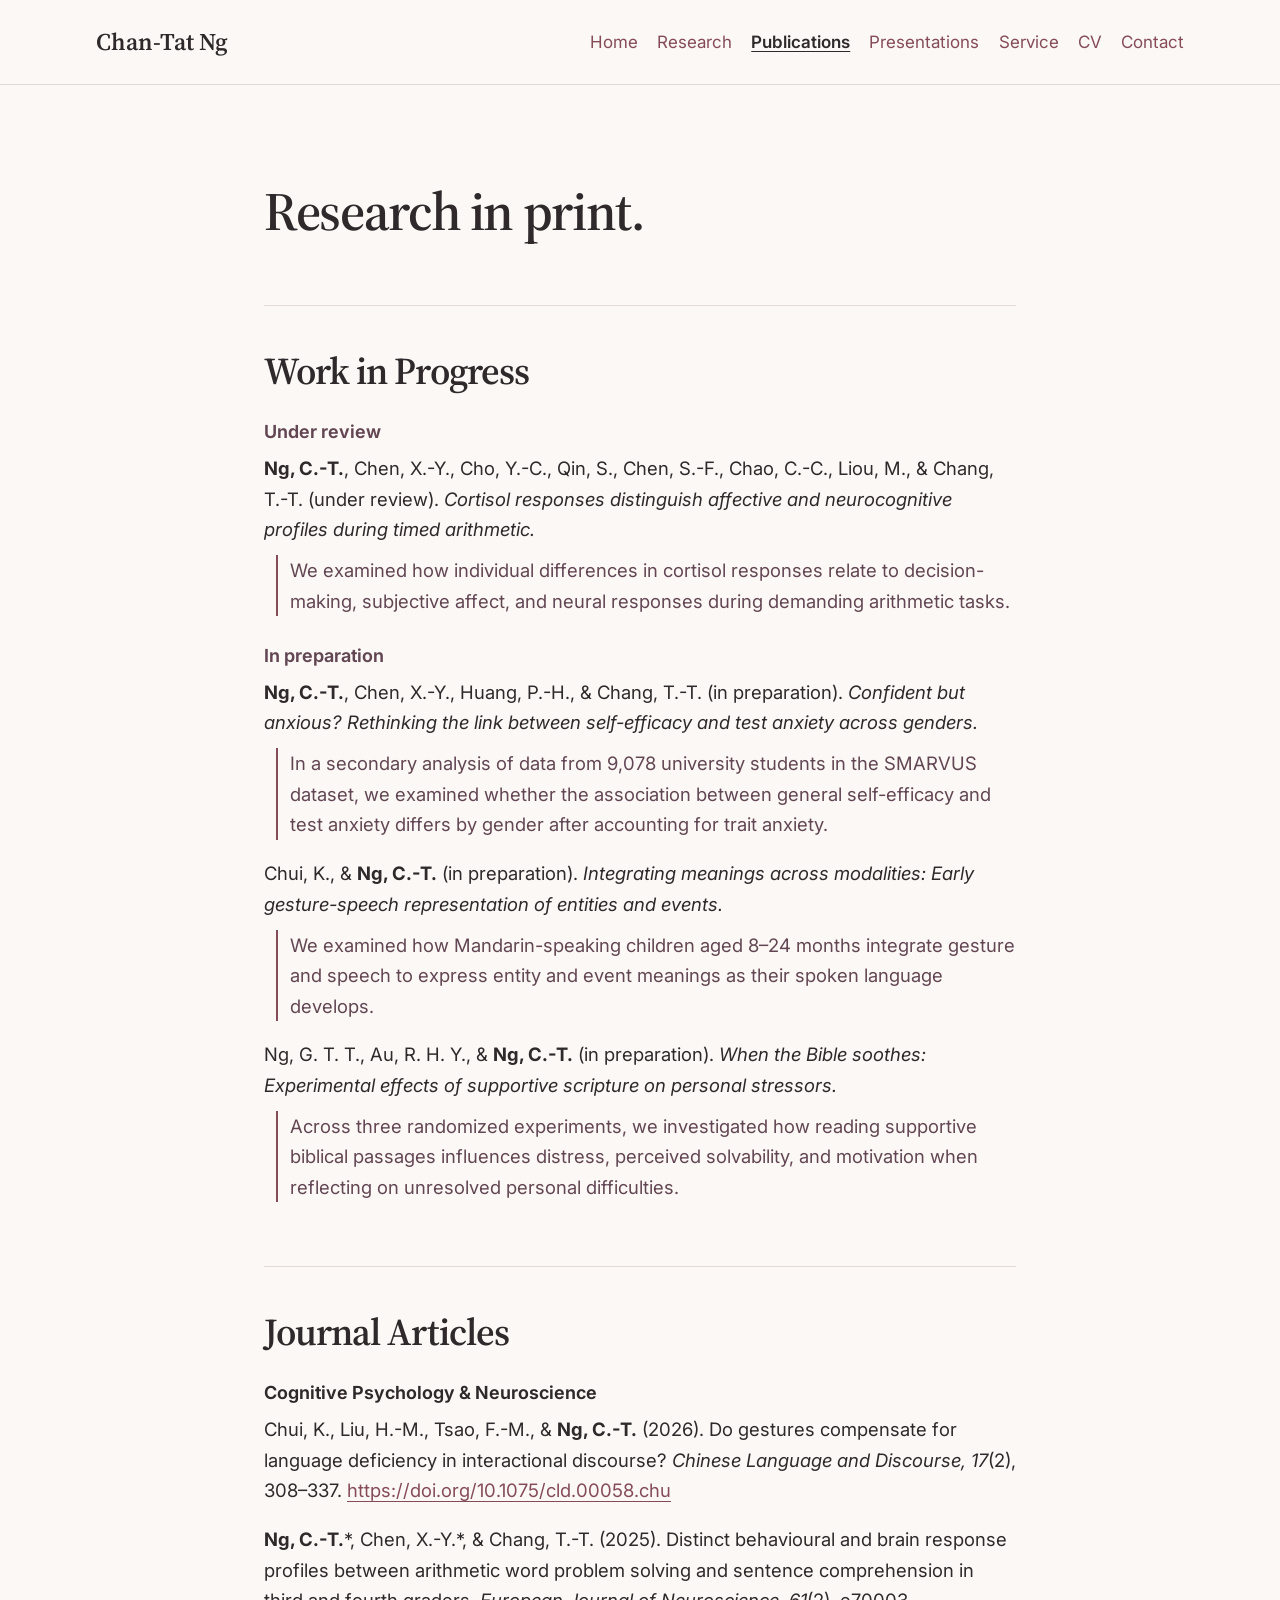
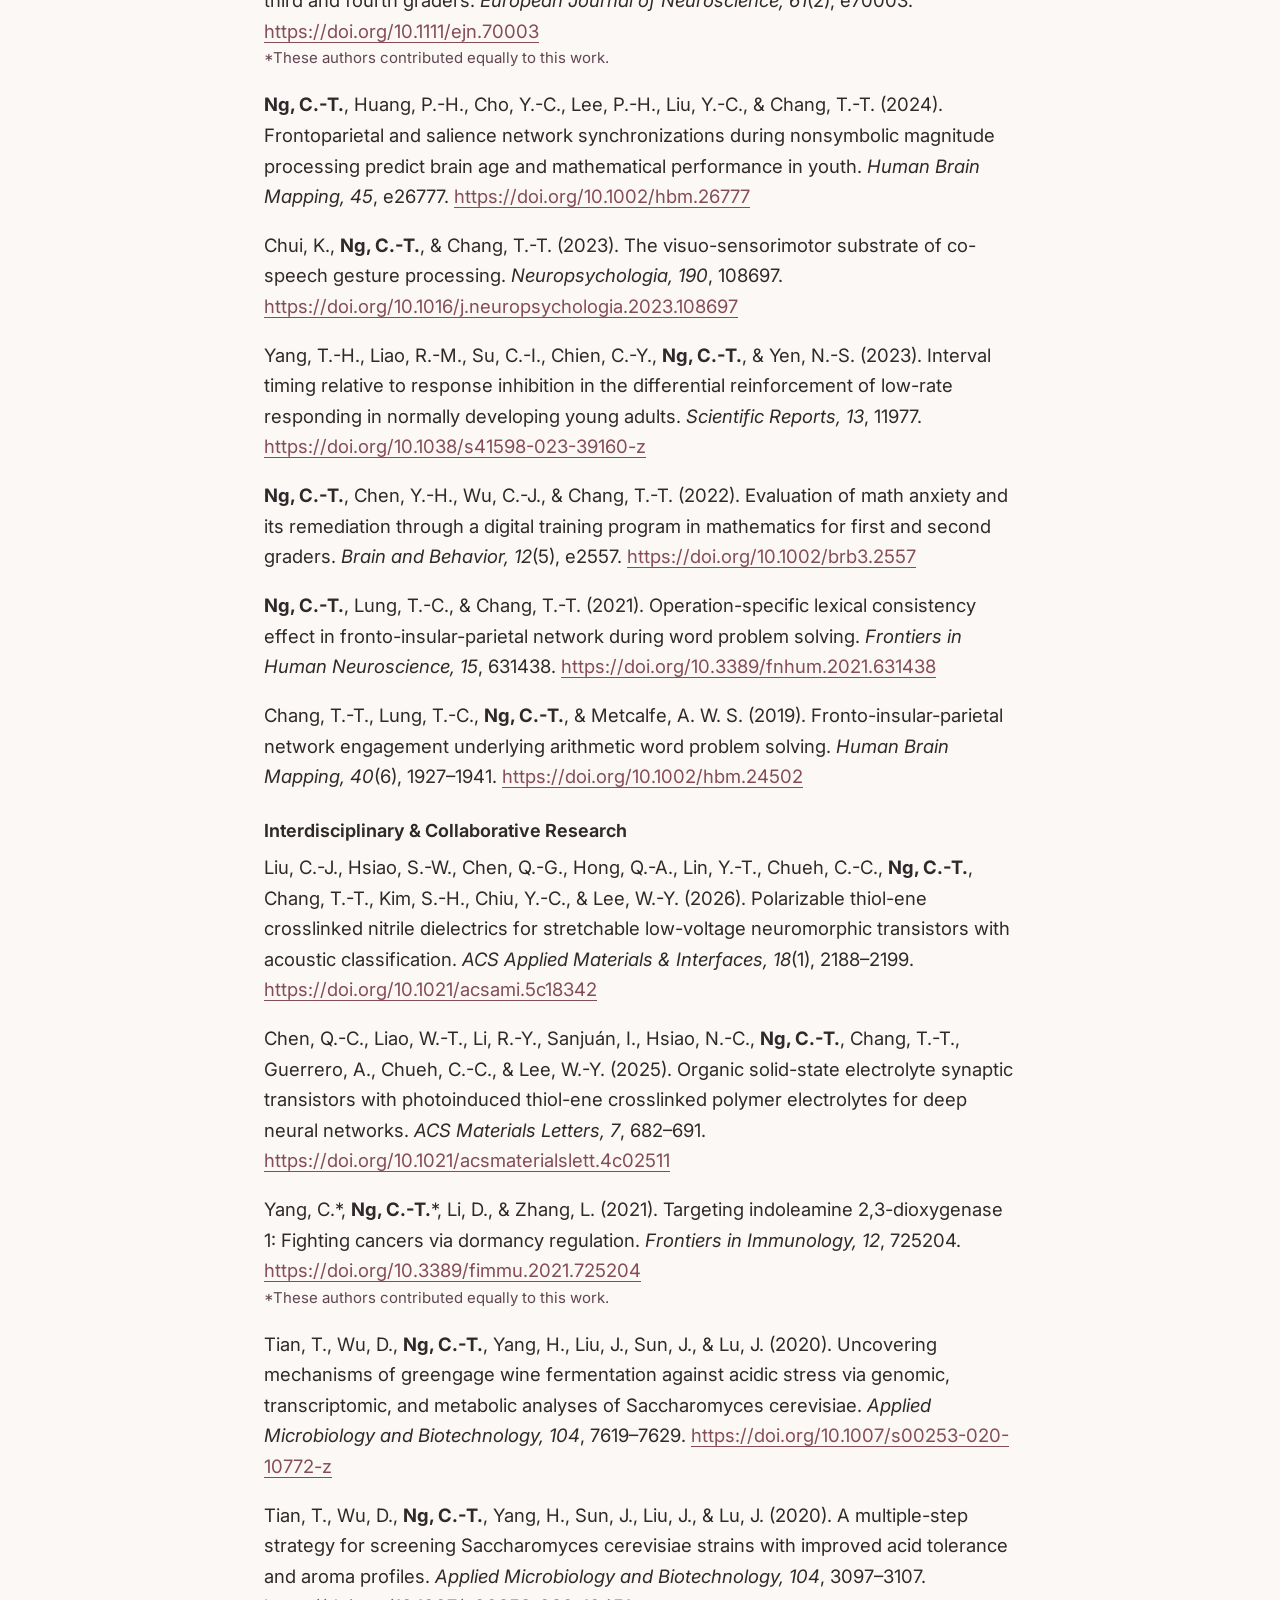
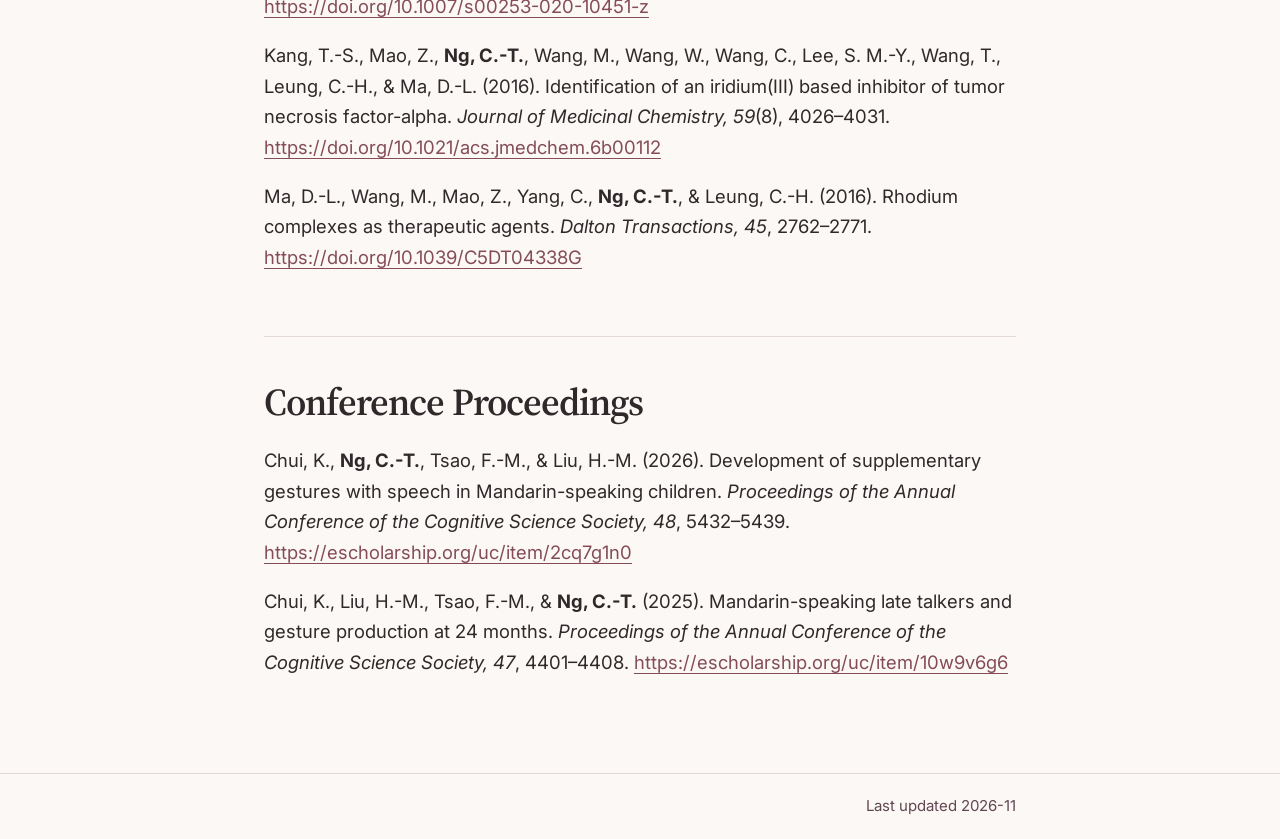
<file: publications.html>
<!doctype html>
<html lang="en-US">
<head>
  <meta charset="utf-8">
  <meta name="viewport" content="width=device-width, initial-scale=1">
  <meta name="description" content="Works in progress, journal articles, and conference proceedings by Chan-Tat Ng.">
  <meta name="theme-color" content="#FBF8F5">
  <title>Publications | Chan-Tat Ng</title>
  <link rel="icon" type="image/svg+xml" href="assets/favicon.svg">
  <link rel="preconnect" href="https://fonts.googleapis.com">
  <link rel="preconnect" href="https://fonts.gstatic.com" crossorigin>
  <link rel="stylesheet" href="https://fonts.googleapis.com/css2?family=Inter:wght@400..700&amp;family=Source+Serif+4:opsz,wght@8..60,500;8..60,600&amp;display=swap">
  <link rel="stylesheet" href="css/style.css">
</head>
<body>
  <a class="skip-link" href="#main">Skip to content</a>
  <header class="site-header">
    <div class="header-inner">
      <a class="wordmark" href="index.html">Chan-Tat Ng</a>
      <nav aria-label="Main">
        <ul role="list">
          <li><a href="index.html">Home</a></li>
          <li><a href="research.html">Research</a></li>
          <li><a href="publications.html" aria-current="page">Publications</a></li>
          <li><a href="presentations.html">Presentations</a></li>
          <li><a href="service.html">Service</a></li>
          <li><a href="cv.html">CV</a></li>
          <li><a href="index.html#contact">Contact</a></li>
        </ul>
      </nav>
    </div>
  </header>
  <main id="main" class="reading-width">

    <div class="page-intro"><h1>Research in print.</h1></div>
    <section class="ruled" id="work-in-progress">
      <h2>Work in Progress</h2>
      <h3 class="group-label">Under review</h3>
      <ul class="record-list manuscripts" role="list">
        <li id="cortisol"><strong>Ng, C.-T.</strong>, Chen, X.-Y., Cho, Y.-C., Qin, S., Chen, S.-F., Chao, C.-C., Liou, M., &amp; Chang, T.-T. (under review). <em>Cortisol responses distinguish affective and neurocognitive profiles during timed arithmetic.</em><p class="entry-description">We examined how individual differences in cortisol responses relate to decision-making, subjective affect, and neural responses during demanding arithmetic tasks.</p></li>
      </ul>
      <h3 class="group-label">In preparation</h3>
      <ul class="record-list manuscripts" role="list">
        <li><strong>Ng, C.-T.</strong>, Chen, X.-Y., Huang, P.-H., &amp; Chang, T.-T. (in preparation). <em>Confident but anxious? Rethinking the link between self-efficacy and test anxiety across genders.</em><p class="entry-description">In a secondary analysis of data from 9,078 university students in the SMARVUS dataset, we examined whether the association between general self-efficacy and test anxiety differs by gender after accounting for trait anxiety.</p></li>
        <li>Chui, K., &amp; <strong>Ng, C.-T.</strong> (in preparation). <em>Integrating meanings across modalities: Early gesture-speech representation of entities and events.</em><p class="entry-description">We examined how Mandarin-speaking children aged 8–24 months integrate gesture and speech to express entity and event meanings as their spoken language develops.</p></li>
        <li id="supportive-scripture">Ng, G. T. T., Au, R. H. Y., &amp; <strong>Ng, C.-T.</strong> (in preparation). <em>When the Bible soothes: Experimental effects of supportive scripture on personal stressors.</em><p class="entry-description">Across three randomized experiments, we investigated how reading supportive biblical passages influences distress, perceived solvability, and motivation when reflecting on unresolved personal difficulties.</p></li>
      </ul>
    </section>
    <section class="ruled" id="journal-articles">
      <h2>Journal Articles</h2>
      <h3>Cognitive Psychology &amp; Neuroscience</h3>
      <ul class="record-list" role="list">
  <li>Chui, K., Liu, H.-M., Tsao, F.-M., &amp; <strong>Ng, C.-T.</strong> (2026). Do gestures compensate for language deficiency in interactional discourse? <cite>Chinese Language and Discourse, 17</cite>(2), 308–337. <span class="record-links"><a href="https://doi.org/10.1075/cld.00058.chu" target="_blank" rel="noopener noreferrer" class="url-label">https://doi.org/10.1075/cld.00058.chu</a></span></li>
  <li><strong>Ng, C.-T.</strong>*, Chen, X.-Y.*, &amp; Chang, T.-T. (2025). Distinct behavioural and brain response profiles between arithmetic word problem solving and sentence comprehension in third and fourth graders. <cite>European Journal of Neuroscience, 61</cite>(2), e70003. <span class="record-links"><a href="https://doi.org/10.1111/ejn.70003" target="_blank" rel="noopener noreferrer" class="url-label">https://doi.org/10.1111/ejn.70003</a></span><span class="record-note">*These authors contributed equally to this work.</span></li>
  <li><strong>Ng, C.-T.</strong>, Huang, P.-H., Cho, Y.-C., Lee, P.-H., Liu, Y.-C., &amp; Chang, T.-T. (2024). Frontoparietal and salience network synchronizations during nonsymbolic magnitude processing predict brain age and mathematical performance in youth. <cite>Human Brain Mapping, 45</cite>, e26777. <span class="record-links"><a href="https://doi.org/10.1002/hbm.26777" target="_blank" rel="noopener noreferrer" class="url-label">https://doi.org/10.1002/hbm.26777</a></span></li>
  <li>Chui, K., <strong>Ng, C.-T.</strong>, &amp; Chang, T.-T. (2023). The visuo-sensorimotor substrate of co-speech gesture processing. <cite>Neuropsychologia, 190</cite>, 108697. <span class="record-links"><a href="https://doi.org/10.1016/j.neuropsychologia.2023.108697" target="_blank" rel="noopener noreferrer" class="url-label">https://doi.org/10.1016/j.neuropsychologia.2023.108697</a></span></li>
  <li>Yang, T.-H., Liao, R.-M., Su, C.-I., Chien, C.-Y., <strong>Ng, C.-T.</strong>, &amp; Yen, N.-S. (2023). Interval timing relative to response inhibition in the differential reinforcement of low-rate responding in normally developing young adults. <cite>Scientific Reports, 13</cite>, 11977. <span class="record-links"><a href="https://doi.org/10.1038/s41598-023-39160-z" target="_blank" rel="noopener noreferrer" class="url-label">https://doi.org/10.1038/s41598-023-39160-z</a></span></li>
  <li><strong>Ng, C.-T.</strong>, Chen, Y.-H., Wu, C.-J., &amp; Chang, T.-T. (2022). Evaluation of math anxiety and its remediation through a digital training program in mathematics for first and second graders. <cite>Brain and Behavior, 12</cite>(5), e2557. <span class="record-links"><a href="https://doi.org/10.1002/brb3.2557" target="_blank" rel="noopener noreferrer" class="url-label">https://doi.org/10.1002/brb3.2557</a></span></li>
  <li><strong>Ng, C.-T.</strong>, Lung, T.-C., &amp; Chang, T.-T. (2021). Operation-specific lexical consistency effect in fronto-insular-parietal network during word problem solving. <cite>Frontiers in Human Neuroscience, 15</cite>, 631438. <span class="record-links"><a href="https://doi.org/10.3389/fnhum.2021.631438" target="_blank" rel="noopener noreferrer" class="url-label">https://doi.org/10.3389/fnhum.2021.631438</a></span></li>
  <li>Chang, T.-T., Lung, T.-C., <strong>Ng, C.-T.</strong>, &amp; Metcalfe, A. W. S. (2019). Fronto-insular-parietal network engagement underlying arithmetic word problem solving. <cite>Human Brain Mapping, 40</cite>(6), 1927–1941. <span class="record-links"><a href="https://doi.org/10.1002/hbm.24502" target="_blank" rel="noopener noreferrer" class="url-label">https://doi.org/10.1002/hbm.24502</a></span></li>
</ul>
      <h3>Interdisciplinary &amp; Collaborative Research</h3>
      <ul class="record-list" role="list">
  <li>Liu, C.-J., Hsiao, S.-W., Chen, Q.-G., Hong, Q.-A., Lin, Y.-T., Chueh, C.-C., <strong>Ng, C.-T.</strong>, Chang, T.-T., Kim, S.-H., Chiu, Y.-C., &amp; Lee, W.-Y. (2026). Polarizable thiol-ene crosslinked nitrile dielectrics for stretchable low-voltage neuromorphic transistors with acoustic classification. <cite>ACS Applied Materials &amp; Interfaces, 18</cite>(1), 2188–2199. <span class="record-links"><a href="https://doi.org/10.1021/acsami.5c18342" target="_blank" rel="noopener noreferrer" class="url-label">https://doi.org/10.1021/acsami.5c18342</a></span></li>
  <li>Chen, Q.-C., Liao, W.-T., Li, R.-Y., Sanjuán, I., Hsiao, N.-C., <strong>Ng, C.-T.</strong>, Chang, T.-T., Guerrero, A., Chueh, C.-C., &amp; Lee, W.-Y. (2025). Organic solid-state electrolyte synaptic transistors with photoinduced thiol-ene crosslinked polymer electrolytes for deep neural networks. <cite>ACS Materials Letters, 7</cite>, 682–691. <span class="record-links"><a href="https://doi.org/10.1021/acsmaterialslett.4c02511" target="_blank" rel="noopener noreferrer" class="url-label">https://doi.org/10.1021/acsmaterialslett.4c02511</a></span></li>
  <li>Yang, C.*, <strong>Ng, C.-T.</strong>*, Li, D., &amp; Zhang, L. (2021). Targeting indoleamine 2,3-dioxygenase 1: Fighting cancers via dormancy regulation. <cite>Frontiers in Immunology, 12</cite>, 725204. <span class="record-links"><a href="https://doi.org/10.3389/fimmu.2021.725204" target="_blank" rel="noopener noreferrer" class="url-label">https://doi.org/10.3389/fimmu.2021.725204</a></span><span class="record-note">*These authors contributed equally to this work.</span></li>
  <li>Tian, T., Wu, D., <strong>Ng, C.-T.</strong>, Yang, H., Liu, J., Sun, J., &amp; Lu, J. (2020). Uncovering mechanisms of greengage wine fermentation against acidic stress via genomic, transcriptomic, and metabolic analyses of Saccharomyces cerevisiae. <cite>Applied Microbiology and Biotechnology, 104</cite>, 7619–7629. <span class="record-links"><a href="https://doi.org/10.1007/s00253-020-10772-z" target="_blank" rel="noopener noreferrer" class="url-label">https://doi.org/10.1007/s00253-020-10772-z</a></span></li>
  <li>Tian, T., Wu, D., <strong>Ng, C.-T.</strong>, Yang, H., Sun, J., Liu, J., &amp; Lu, J. (2020). A multiple-step strategy for screening Saccharomyces cerevisiae strains with improved acid tolerance and aroma profiles. <cite>Applied Microbiology and Biotechnology, 104</cite>, 3097–3107. <span class="record-links"><a href="https://doi.org/10.1007/s00253-020-10451-z" target="_blank" rel="noopener noreferrer" class="url-label">https://doi.org/10.1007/s00253-020-10451-z</a></span></li>
  <li>Kang, T.-S., Mao, Z., <strong>Ng, C.-T.</strong>, Wang, M., Wang, W., Wang, C., Lee, S. M.-Y., Wang, T., Leung, C.-H., &amp; Ma, D.-L. (2016). Identification of an iridium(III) based inhibitor of tumor necrosis factor-alpha. <cite>Journal of Medicinal Chemistry, 59</cite>(8), 4026–4031. <span class="record-links"><a href="https://doi.org/10.1021/acs.jmedchem.6b00112" target="_blank" rel="noopener noreferrer" class="url-label">https://doi.org/10.1021/acs.jmedchem.6b00112</a></span></li>
  <li>Ma, D.-L., Wang, M., Mao, Z., Yang, C., <strong>Ng, C.-T.</strong>, &amp; Leung, C.-H. (2016). Rhodium complexes as therapeutic agents. <cite>Dalton Transactions, 45</cite>, 2762–2771. <span class="record-links"><a href="https://doi.org/10.1039/C5DT04338G" target="_blank" rel="noopener noreferrer" class="url-label">https://doi.org/10.1039/C5DT04338G</a></span></li>
</ul>
    </section>
    <section class="ruled" id="conference-proceedings">
      <h2>Conference Proceedings</h2>
      <ul class="record-list" role="list">
  <li>Chui, K., <strong>Ng, C.-T.</strong>, Tsao, F.-M., &amp; Liu, H.-M. (2026). Development of supplementary gestures with speech in Mandarin-speaking children. <cite>Proceedings of the Annual Conference of the Cognitive Science Society, 48</cite>, 5432–5439. <span class="record-links"><a href="https://escholarship.org/uc/item/2cq7g1n0" target="_blank" rel="noopener noreferrer" class="url-label">https://escholarship.org/uc/item/2cq7g1n0</a></span></li>
  <li>Chui, K., Liu, H.-M., Tsao, F.-M., &amp; <strong>Ng, C.-T.</strong> (2025). Mandarin-speaking late talkers and gesture production at 24 months. <cite>Proceedings of the Annual Conference of the Cognitive Science Society, 47</cite>, 4401–4408. <span class="record-links"><a href="https://escholarship.org/uc/item/10w9v6g6" target="_blank" rel="noopener noreferrer" class="url-label">https://escholarship.org/uc/item/10w9v6g6</a></span></li>
</ul>
    </section>
  </main>
  <footer class="site-footer">
    <div class="reading-width footer-inner">
      <span>Last updated <time datetime="2026-11">2026-11</time></span>
    </div>
  </footer>
</body>
</html>
</file>
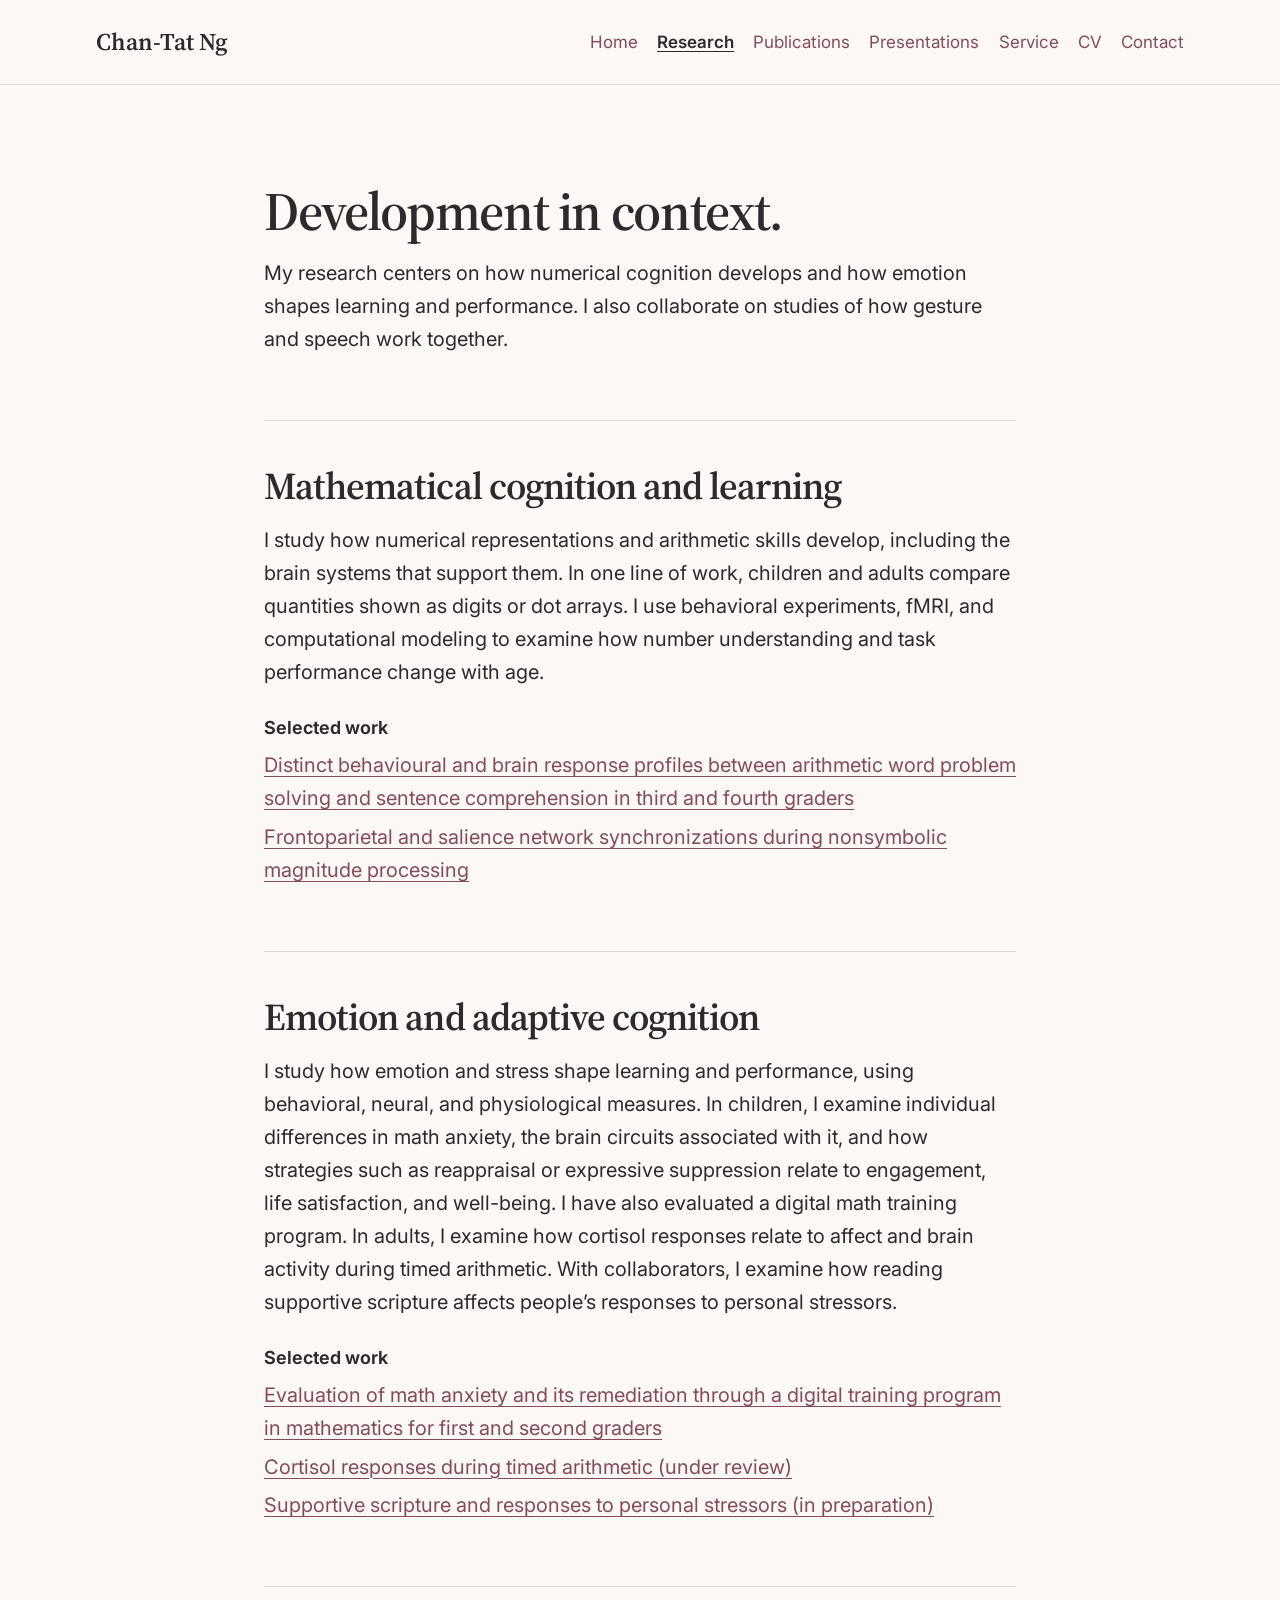
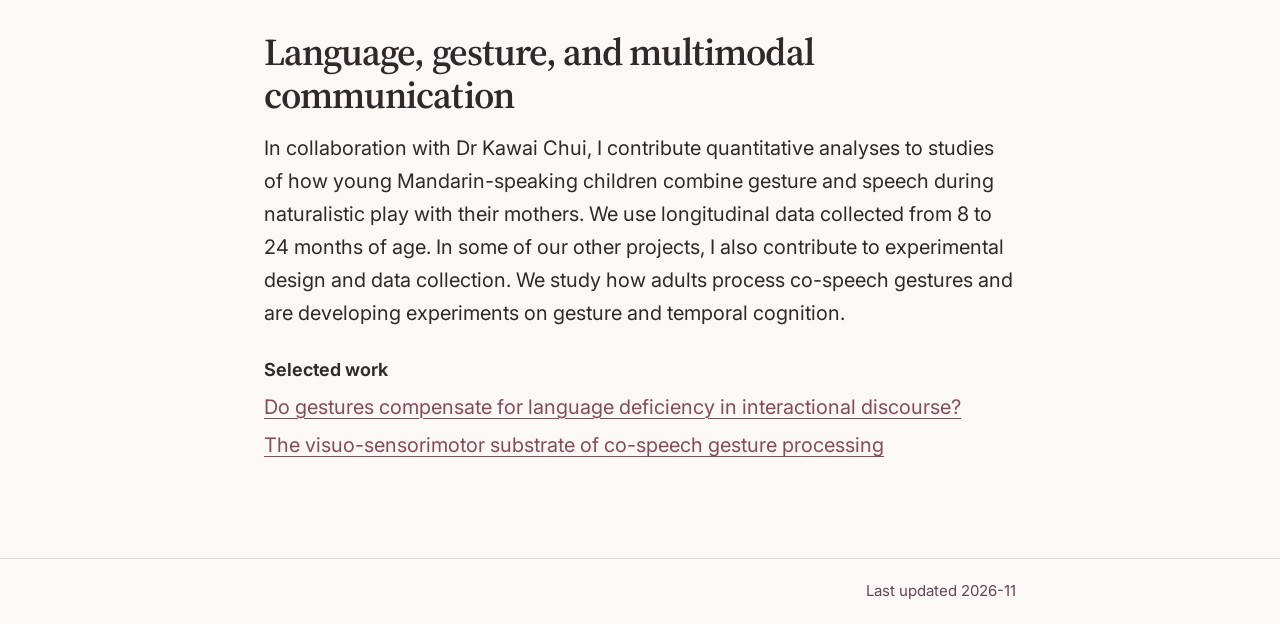
<file: research.html>
<!doctype html>
<html lang="en-US">
<head>
  <meta charset="utf-8">
  <meta name="viewport" content="width=device-width, initial-scale=1">
  <meta name="description" content="Research by Chan-Tat Ng on mathematical cognition, emotion and adaptive cognition, and language and gesture.">
  <meta name="theme-color" content="#FBF8F5">
  <title>Research | Chan-Tat Ng</title>
  <link rel="icon" type="image/svg+xml" href="assets/favicon.svg">
  <link rel="preconnect" href="https://fonts.googleapis.com">
  <link rel="preconnect" href="https://fonts.gstatic.com" crossorigin>
  <link rel="stylesheet" href="https://fonts.googleapis.com/css2?family=Inter:wght@400..700&amp;family=Source+Serif+4:opsz,wght@8..60,500;8..60,600&amp;display=swap">
  <link rel="stylesheet" href="css/style.css">
</head>
<body>
  <a class="skip-link" href="#main">Skip to content</a>
  <header class="site-header">
    <div class="header-inner">
      <a class="wordmark" href="index.html">Chan-Tat Ng</a>
      <nav aria-label="Main">
        <ul role="list">
          <li><a href="index.html">Home</a></li>
          <li><a href="research.html" aria-current="page">Research</a></li>
          <li><a href="publications.html">Publications</a></li>
          <li><a href="presentations.html">Presentations</a></li>
          <li><a href="service.html">Service</a></li>
          <li><a href="cv.html">CV</a></li>
          <li><a href="index.html#contact">Contact</a></li>
        </ul>
      </nav>
    </div>
  </header>
  <main id="main" class="reading-width">

    <div class="page-intro">
      <h1>Development in context.</h1>
      <p>My research centers on how numerical cognition develops and how emotion shapes learning and performance. I also collaborate on studies of how gesture and speech work together.</p>
    </div>
    <section class="ruled" id="mathematical-cognition">
      <h2>Mathematical cognition and learning</h2>
      <p>I study how numerical representations and arithmetic skills develop, including the brain systems that support them. In one line of work, children and adults compare quantities shown as digits or dot arrays. I use behavioral experiments, fMRI, and computational modeling to examine how number understanding and task performance change with age.</p>
      <h3>Selected work</h3>
      <ul class="related-list" role="list">
  <li><a href="https://doi.org/10.1111/ejn.70003" target="_blank" rel="noopener noreferrer">Distinct behavioural and brain response profiles between arithmetic word problem solving and sentence comprehension in third and fourth graders</a></li>
  <li><a href="https://doi.org/10.1002/hbm.26777" target="_blank" rel="noopener noreferrer">Frontoparietal and salience network synchronizations during nonsymbolic magnitude processing</a></li>
</ul>
    </section>
    <section class="ruled" id="emotion">
      <h2>Emotion and adaptive cognition</h2>
      <p>I study how emotion and stress shape learning and performance, using behavioral, neural, and physiological measures. In children, I examine individual differences in math anxiety, the brain circuits associated with it, and how strategies such as reappraisal or expressive suppression relate to engagement, life satisfaction, and well-being. I have also evaluated a digital math training program. In adults, I examine how cortisol responses relate to affect and brain activity during timed arithmetic. With collaborators, I examine how reading supportive scripture affects people’s responses to personal stressors.</p>
      <h3>Selected work</h3>
      <ul class="related-list" role="list">
  <li><a href="https://doi.org/10.1002/brb3.2557" target="_blank" rel="noopener noreferrer">Evaluation of math anxiety and its remediation through a digital training program in mathematics for first and second graders</a></li>
  <li><a href="publications.html#cortisol">Cortisol responses during timed arithmetic (under review)</a></li>
  <li><a href="publications.html#supportive-scripture">Supportive scripture and responses to personal stressors (in preparation)</a></li>
</ul>
    </section>
    <section class="ruled" id="multimodal-communication">
      <h2>Language, gesture, and multimodal communication</h2>
      <p>In collaboration with Dr Kawai Chui, I contribute quantitative analyses to studies of how young Mandarin-speaking children combine gesture and speech during naturalistic play with their mothers. We use longitudinal data collected from 8 to 24 months of age. In some of our other projects, I also contribute to experimental design and data collection. We study how adults process co-speech gestures and are developing experiments on gesture and temporal cognition.</p>
      <h3>Selected work</h3>
      <ul class="related-list" role="list">
  <li><a href="https://doi.org/10.1075/cld.00058.chu" target="_blank" rel="noopener noreferrer">Do gestures compensate for language deficiency in interactional discourse?</a></li>
  <li><a href="https://doi.org/10.1016/j.neuropsychologia.2023.108697" target="_blank" rel="noopener noreferrer">The visuo-sensorimotor substrate of co-speech gesture processing</a></li>
</ul>
    </section>
  </main>
  <footer class="site-footer">
    <div class="reading-width footer-inner">
      <span>Last updated <time datetime="2026-11">2026-11</time></span>
    </div>
  </footer>
</body>
</html>
</file>
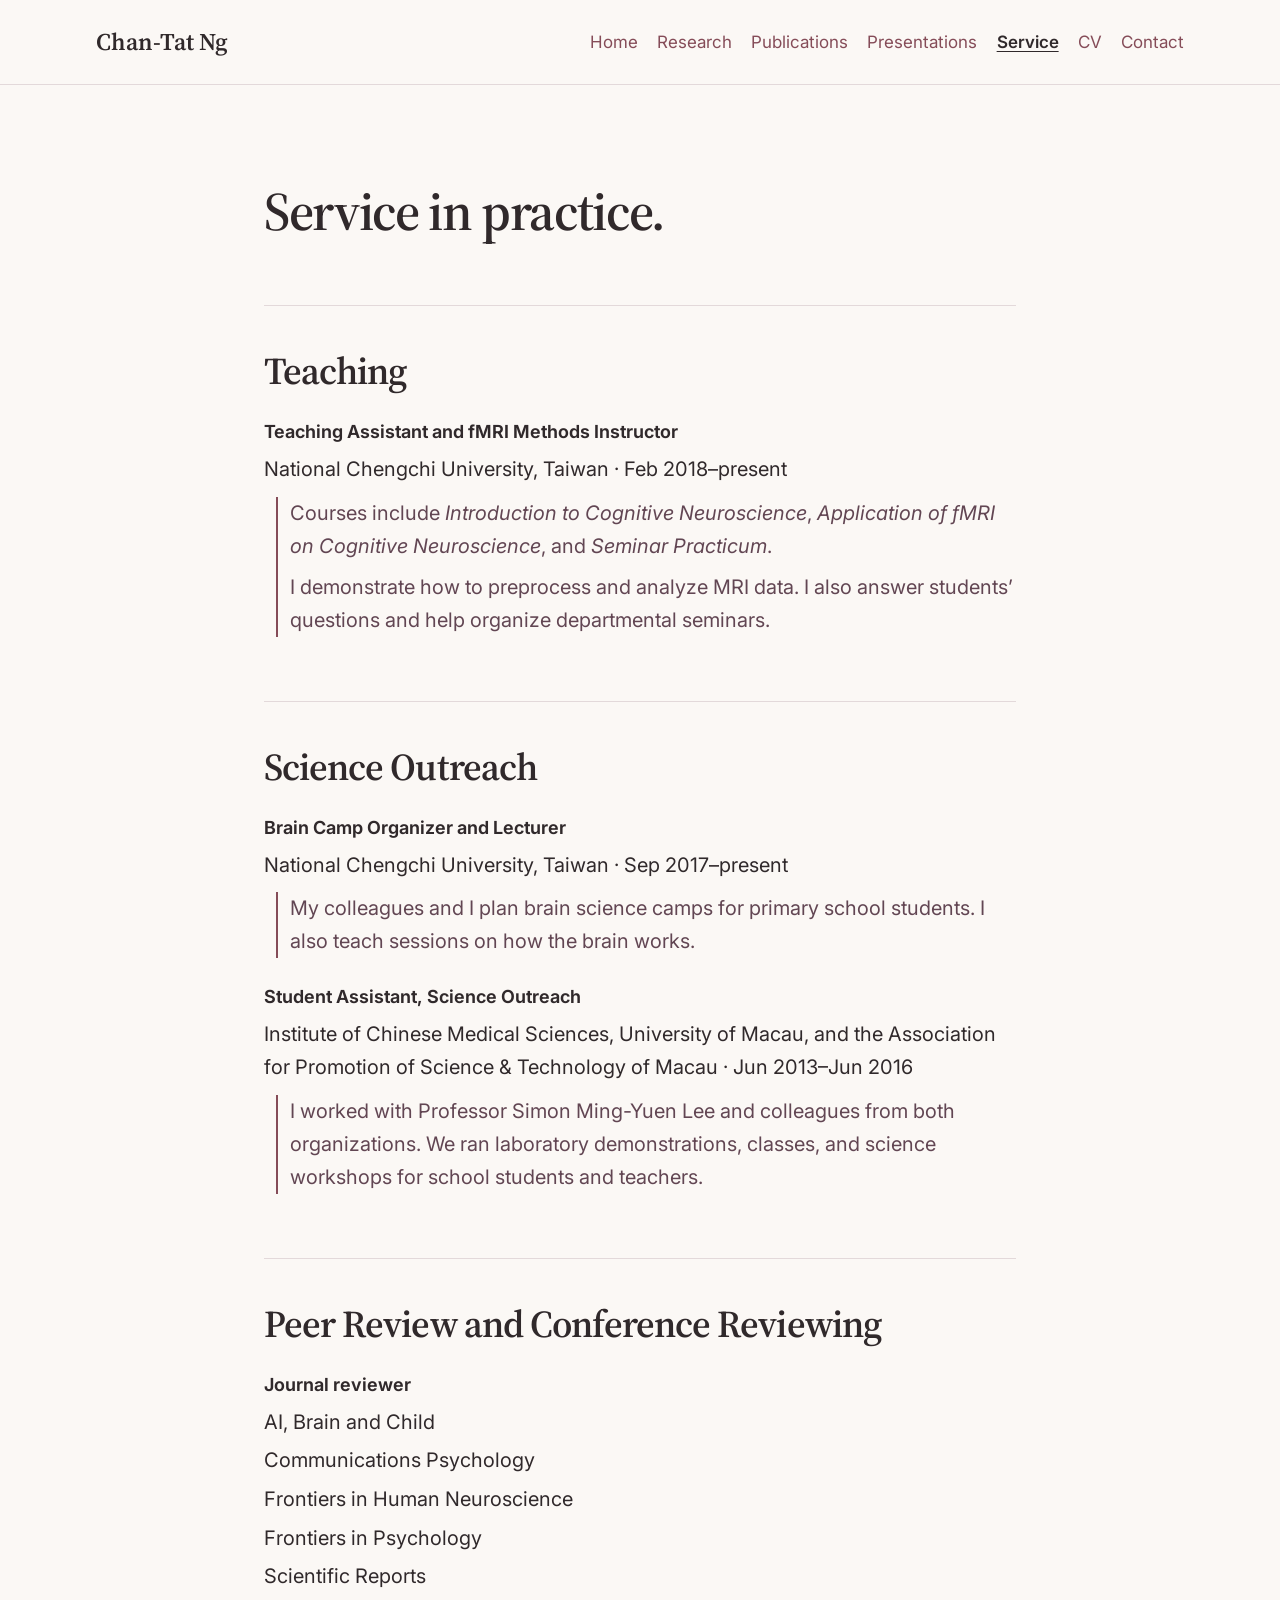
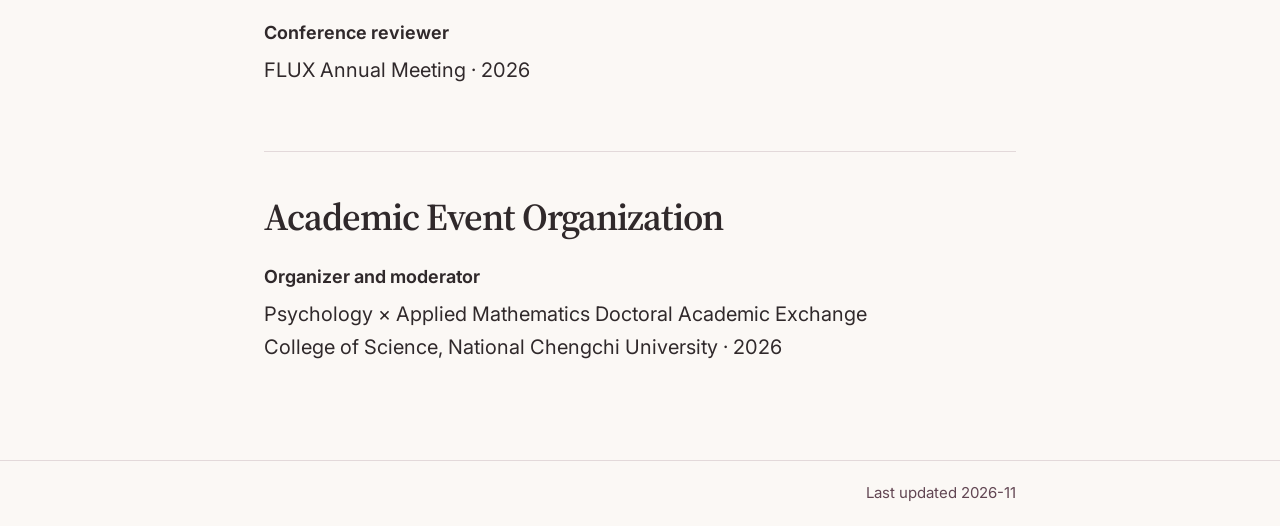
<file: service.html>
<!doctype html>
<html lang="en-US">
<head>
  <meta charset="utf-8">
  <meta name="viewport" content="width=device-width, initial-scale=1">
  <meta name="description" content="Teaching, science outreach, peer review, and academic event organization by Chan-Tat Ng.">
  <meta name="theme-color" content="#FBF8F5">
  <title>Service and Leadership | Chan-Tat Ng</title>
  <link rel="icon" type="image/svg+xml" href="assets/favicon.svg">
  <link rel="preconnect" href="https://fonts.googleapis.com">
  <link rel="preconnect" href="https://fonts.gstatic.com" crossorigin>
  <link rel="stylesheet" href="https://fonts.googleapis.com/css2?family=Inter:wght@400..700&amp;family=Source+Serif+4:opsz,wght@8..60,500;8..60,600&amp;display=swap">
  <link rel="stylesheet" href="css/style.css">
</head>
<body>
  <a class="skip-link" href="#main">Skip to content</a>
  <header class="site-header">
    <div class="header-inner">
      <a class="wordmark" href="index.html">Chan-Tat Ng</a>
      <nav aria-label="Main">
        <ul role="list">
          <li><a href="index.html">Home</a></li>
          <li><a href="research.html">Research</a></li>
          <li><a href="publications.html">Publications</a></li>
          <li><a href="presentations.html">Presentations</a></li>
          <li><a href="service.html" aria-current="page">Service</a></li>
          <li><a href="cv.html">CV</a></li>
          <li><a href="index.html#contact">Contact</a></li>
        </ul>
      </nav>
    </div>
  </header>
  <main id="main" class="reading-width">

    <div class="page-intro"><h1>Service in practice.</h1></div>
    <section class="ruled" id="teaching">
      <h2>Teaching</h2>
      <h3>Teaching Assistant and fMRI Methods Instructor</h3>
      <p>National Chengchi University, Taiwan · Feb 2018–present</p>
      <div class="entry-description">
        <p>Courses include <em>Introduction to Cognitive Neuroscience</em>, <em>Application of fMRI on Cognitive Neuroscience</em>, and <em>Seminar Practicum</em>.</p>
        <p>I demonstrate how to preprocess and analyze MRI data. I also answer students’ questions and help organize departmental seminars.</p>
      </div>
    </section>
    <section class="ruled" id="science-outreach">
      <h2>Science Outreach</h2>
      <h3>Brain Camp Organizer and Lecturer</h3>
      <p>National Chengchi University, Taiwan · Sep 2017–present</p>
      <p class="entry-description">My colleagues and I plan brain science camps for primary school students. I also teach sessions on how the brain works.</p>
      <h3>Student Assistant, Science Outreach</h3>
      <p>Institute of Chinese Medical Sciences, University of Macau, and the Association for Promotion of Science &amp; Technology of Macau · Jun 2013–Jun 2016</p>
      <p class="entry-description">I worked with Professor Simon Ming-Yuen Lee and colleagues from both organizations. We ran laboratory demonstrations, classes, and science workshops for school students and teachers.</p>
    </section>
    <section class="ruled">
      <h2>Peer Review and Conference Reviewing</h2>
      <h3>Journal reviewer</h3>
      <ul class="service-list" role="list">
  <li>AI, Brain and Child</li>
  <li>Communications Psychology</li>
  <li>Frontiers in Human Neuroscience</li>
  <li>Frontiers in Psychology</li>
  <li>Scientific Reports</li>
</ul>
      <h3>Conference reviewer</h3>
      <p>FLUX Annual Meeting · 2026</p>
    </section>
    <section class="ruled">
      <h2>Academic Event Organization</h2>
      <h3>Organizer and moderator</h3>
      <p>Psychology × Applied Mathematics Doctoral Academic Exchange<br>College of Science, National Chengchi University · 2026</p>
    </section>
  </main>
  <footer class="site-footer">
    <div class="reading-width footer-inner">
      <span>Last updated <time datetime="2026-11">2026-11</time></span>
    </div>
  </footer>
</body>
</html>
</file>
<file: css/style.css>
:root {
  color-scheme: light;
  --ivory: #fbf8f5;
  --charcoal: #30292b;
  --burgundy: #854c58;
  --plum: #624653;
  --divider: #e3d9da;
  --serif: "Source Serif 4", Georgia, serif;
  --sans: Inter, system-ui, sans-serif;
  --gutter: clamp(1.25rem, 4vw, 3rem);
  scroll-padding-top: 6rem;
}

* { box-sizing: border-box; }

body {
  margin: 0;
  background: var(--ivory);
  color: var(--charcoal);
  font: 1.25rem/1.65 var(--sans);
  overflow-wrap: break-word;
}

a {
  color: var(--burgundy);
  text-decoration-thickness: 1px;
  text-underline-offset: 0.2em;
}

a:visited { color: var(--plum); }
a:hover { text-decoration-thickness: 2px; }

a:focus-visible {
  outline: 2px solid var(--plum);
  outline-offset: 4px;
  border-radius: 2px;
}

.skip-link {
  position: absolute;
  z-index: 3;
  inset: 0.75rem auto auto var(--gutter);
  padding: 0.5rem 0.75rem;
  background: var(--ivory);
  transform: translateY(calc(-100% - 1rem));
}

.skip-link:focus { transform: none; }

.reading-width {
  width: min(47rem, calc(100% - 2 * var(--gutter)));
  margin-inline: auto;
}

.site-header {
  position: sticky;
  top: 0;
  z-index: 2;
  background: var(--ivory);
  border-bottom: 1px solid var(--divider);
}

.header-inner {
  width: min(68rem, calc(100% - 2 * var(--gutter)));
  min-height: 5.25rem;
  margin-inline: auto;
  display: flex;
  align-items: center;
  justify-content: space-between;
  gap: 1rem 2rem;
  padding-block: 0.85rem;
}

.wordmark {
  color: var(--charcoal);
  font: 600 1.5rem/1.2 var(--serif);
  text-decoration: none;
  white-space: nowrap;
}

.wordmark:visited { color: var(--charcoal); }
.wordmark:hover { text-decoration: underline; }

nav ul, .profile-links {
  display: flex;
  flex-wrap: wrap;
  gap: 0.35rem 1.2rem;
  list-style: none;
  margin: 0;
  padding: 0;
}

nav a {
  display: inline-block;
  padding-block: 0.25rem;
  font-size: 1.0625rem;
  text-decoration-color: transparent;
}

nav a:hover, nav a[aria-current="page"] { text-decoration-color: currentColor; }
nav a[aria-current="page"] { color: var(--charcoal); font-weight: 600; }

main { padding-block: clamp(3rem, 8vw, 6rem) clamp(4rem, 8vw, 6rem); }
h1, h2, h3, p { margin: 0; }

h1, h2 {
  font-family: var(--serif);
  font-weight: 600;
  line-height: 1.12;
  letter-spacing: -0.025em;
}

h1 { font-size: clamp(2.6rem, 6vw, 3.375rem); }
h2 { font-size: clamp(1.95rem, 5vw, 2.375rem); }
h3 { font-size: 1.125rem; line-height: 1.4; font-weight: 650; }

p, address { margin-top: 1rem; }
address { font-style: normal; }

.affiliation { margin-top: 1rem; color: var(--plum); }
.home-intro > p:nth-of-type(2) { margin-top: 1.75rem; }
.section-link { margin-top: 1.35rem; font-weight: 600; }

.ruled {
  margin-top: clamp(2.65rem, 6vw, 4rem);
  padding-top: clamp(1.8rem, 4vw, 2.75rem);
  border-top: 1px solid var(--divider);
}

section[id], li[id] { scroll-margin-top: 1.5rem; }

.theme-list, .record-list, .service-list, .related-list {
  margin: 1.35rem 0 0;
  padding: 0;
  list-style: none;
}

.theme-list > li + li { margin-top: 1.35rem; }
.theme-list p { margin-top: 0.25rem; }
.theme-list h3 { font-size: 1.1875rem; }
.record-list { font-size: 1.15625rem; }
.record-list > li + li { margin-top: 1.15rem; }
.record-links { overflow-wrap: anywhere; }
.record-note { display: block; font-size: 0.9375rem; color: var(--plum); }
.entry-description {
  margin: 0.65rem 0 0.25rem 0.75rem;
  padding-inline-start: 0.75rem;
  border-inline-start: 2px solid var(--burgundy);
  color: var(--plum);
}

.entry-description > p { margin-top: 0; }
.entry-description > p + p { margin-top: 0.5rem; }

.related-list > li + li, .service-list > li + li { margin-top: 0.35rem; }
.profile-links { margin-top: 1rem; }
.ruled > h3 { margin-top: 1.65rem; }
.ruled > h3 + p, .ruled > h3 + ul { margin-top: 0.55rem; }
.group-label, .year { color: var(--plum); }
.year { font-variant-numeric: tabular-nums; }

.site-footer {
  border-top: 1px solid var(--divider);
  color: var(--plum);
  font-size: 0.9375rem;
}

.footer-inner {
  text-align: end;
  padding-block: 1.25rem;
}

@media (max-width: 55rem) {
  :root { scroll-padding-top: 9rem; }
  .header-inner { flex-direction: column; align-items: flex-start; gap: 0.65rem; }
}

@media (max-width: 38rem) {
  :root { scroll-padding-top: 10.5rem; }
  body { font-size: 1.125rem; }
  .record-list { font-size: 1.125rem; }
  nav ul { column-gap: 0.9rem; }
}

@media (max-width: 23rem) {
  :root { scroll-padding-top: 12rem; }
}

@media print {
  @page { margin: 12mm; }

  :root {
    --ivory: #fff;
    --charcoal: #000;
    --plum: #000;
    --burgundy: #555;
    --divider: #aaa;
  }

  nav, .skip-link, .site-footer, body:has(.home-intro) .site-header { display: none; }
  body { font-size: 11pt; line-height: 1.3; }
  .site-header { position: static; }
  .reading-width, .header-inner { width: auto; }
  .header-inner { min-height: 0; padding-block: 0 6pt; }
  .wordmark { font-size: 13pt; }
  main { padding-block: 8pt 0; }
  .ruled { margin-top: 10pt; padding-top: 7pt; }
  .ruled > h3 { margin-top: 8pt; }
  .ruled > h3 + p, .ruled > h3 + ul { margin-top: 4pt; }
  .section-link { margin-top: 8pt; }

  h1 { font-size: 23pt; }
  h2 { font-size: 16pt; }
  h3, .theme-list h3 { font-size: 12pt; }
  h1, h2, h3, p:has(+ .entry-description) { break-after: avoid; }

  .record-list { font-size: inherit; margin-top: 7pt; }
  .record-list > li + li { margin-top: 5pt; }
  .record-list > li { break-inside: avoid; }
  .entry-description { margin-block: 4pt 2pt; }
  li, p { orphans: 3; widows: 3; }
  .profile-links { display: block; }
  .profile-links > li + li { margin-top: 3pt; }

  a, a:visited { color: #000; text-decoration: none; }
  .url-label { display: inline-block; max-width: 100%; overflow-wrap: anywhere; }
  main a[href^="http"]:not(.url-label)::after {
    content: " (" attr(href) ")";
    font-size: 9pt;
    font-weight: normal;
    overflow-wrap: anywhere;
  }
}
</file>
